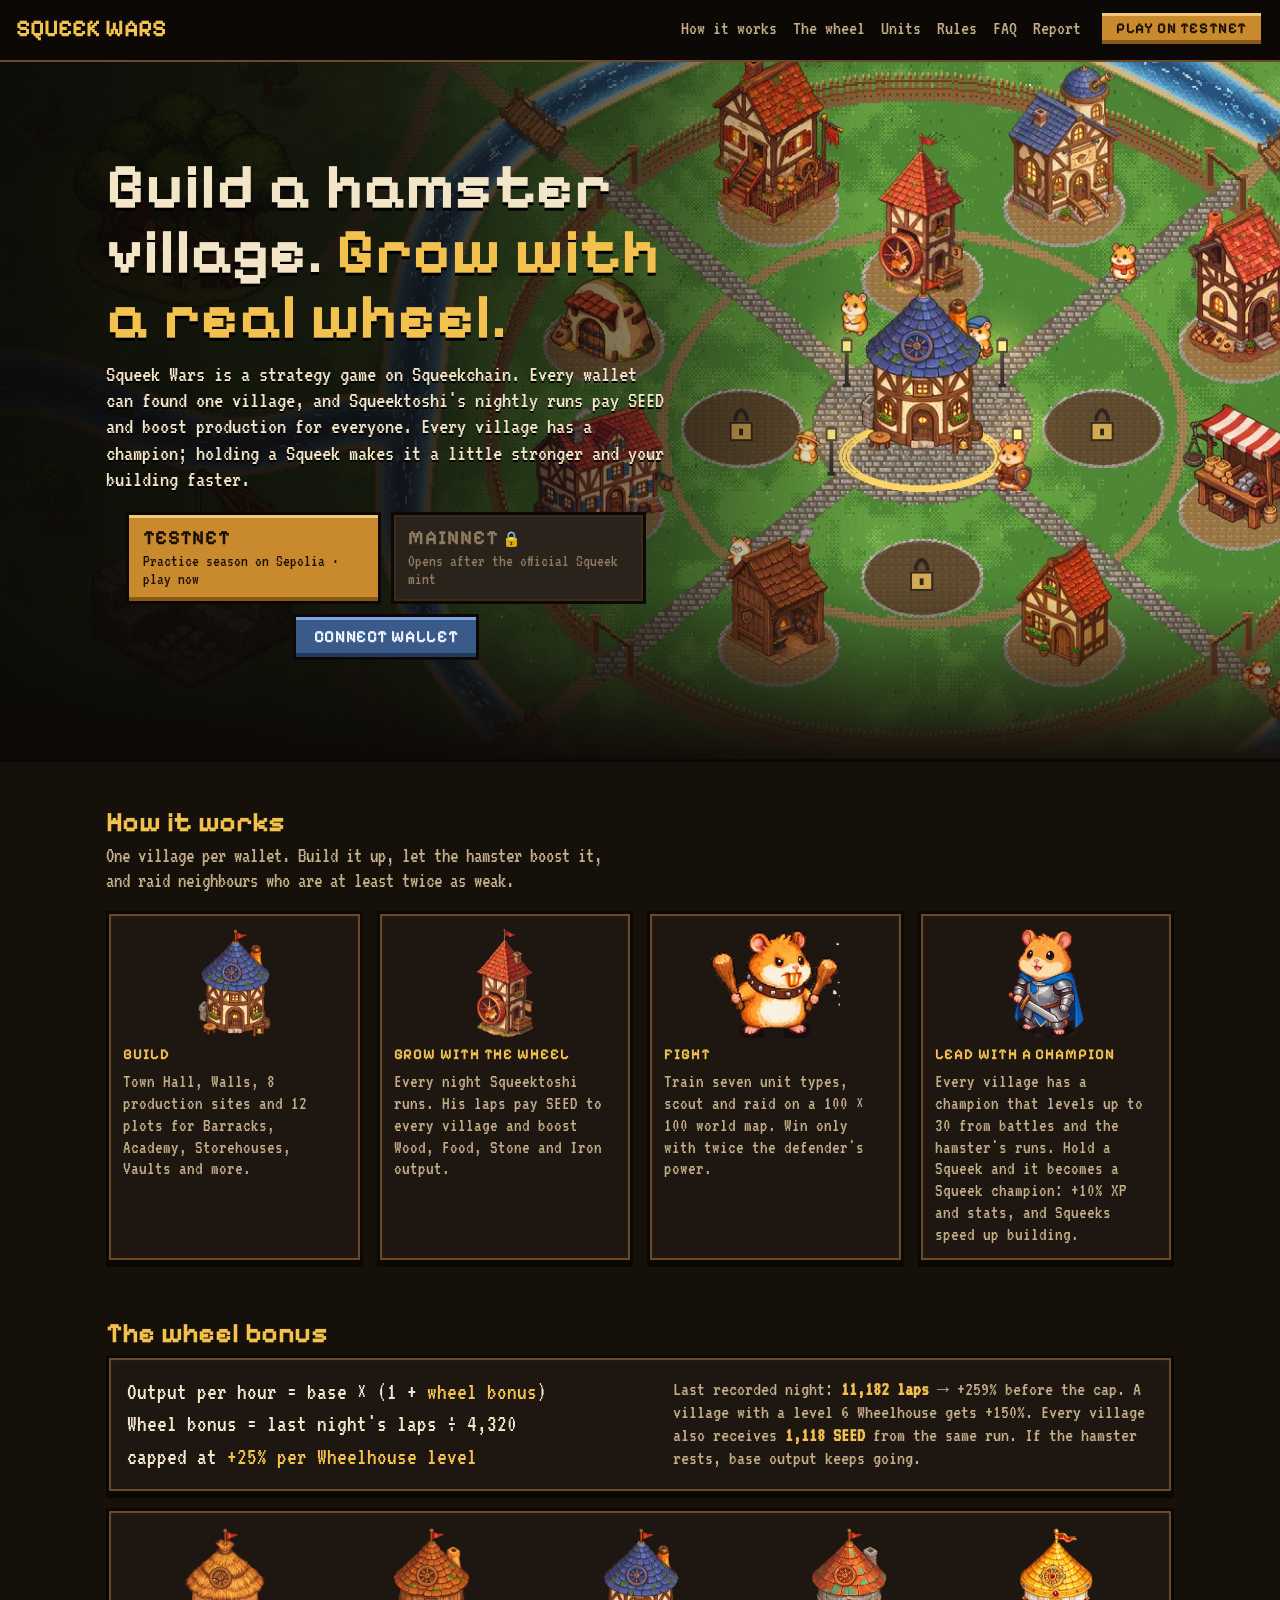
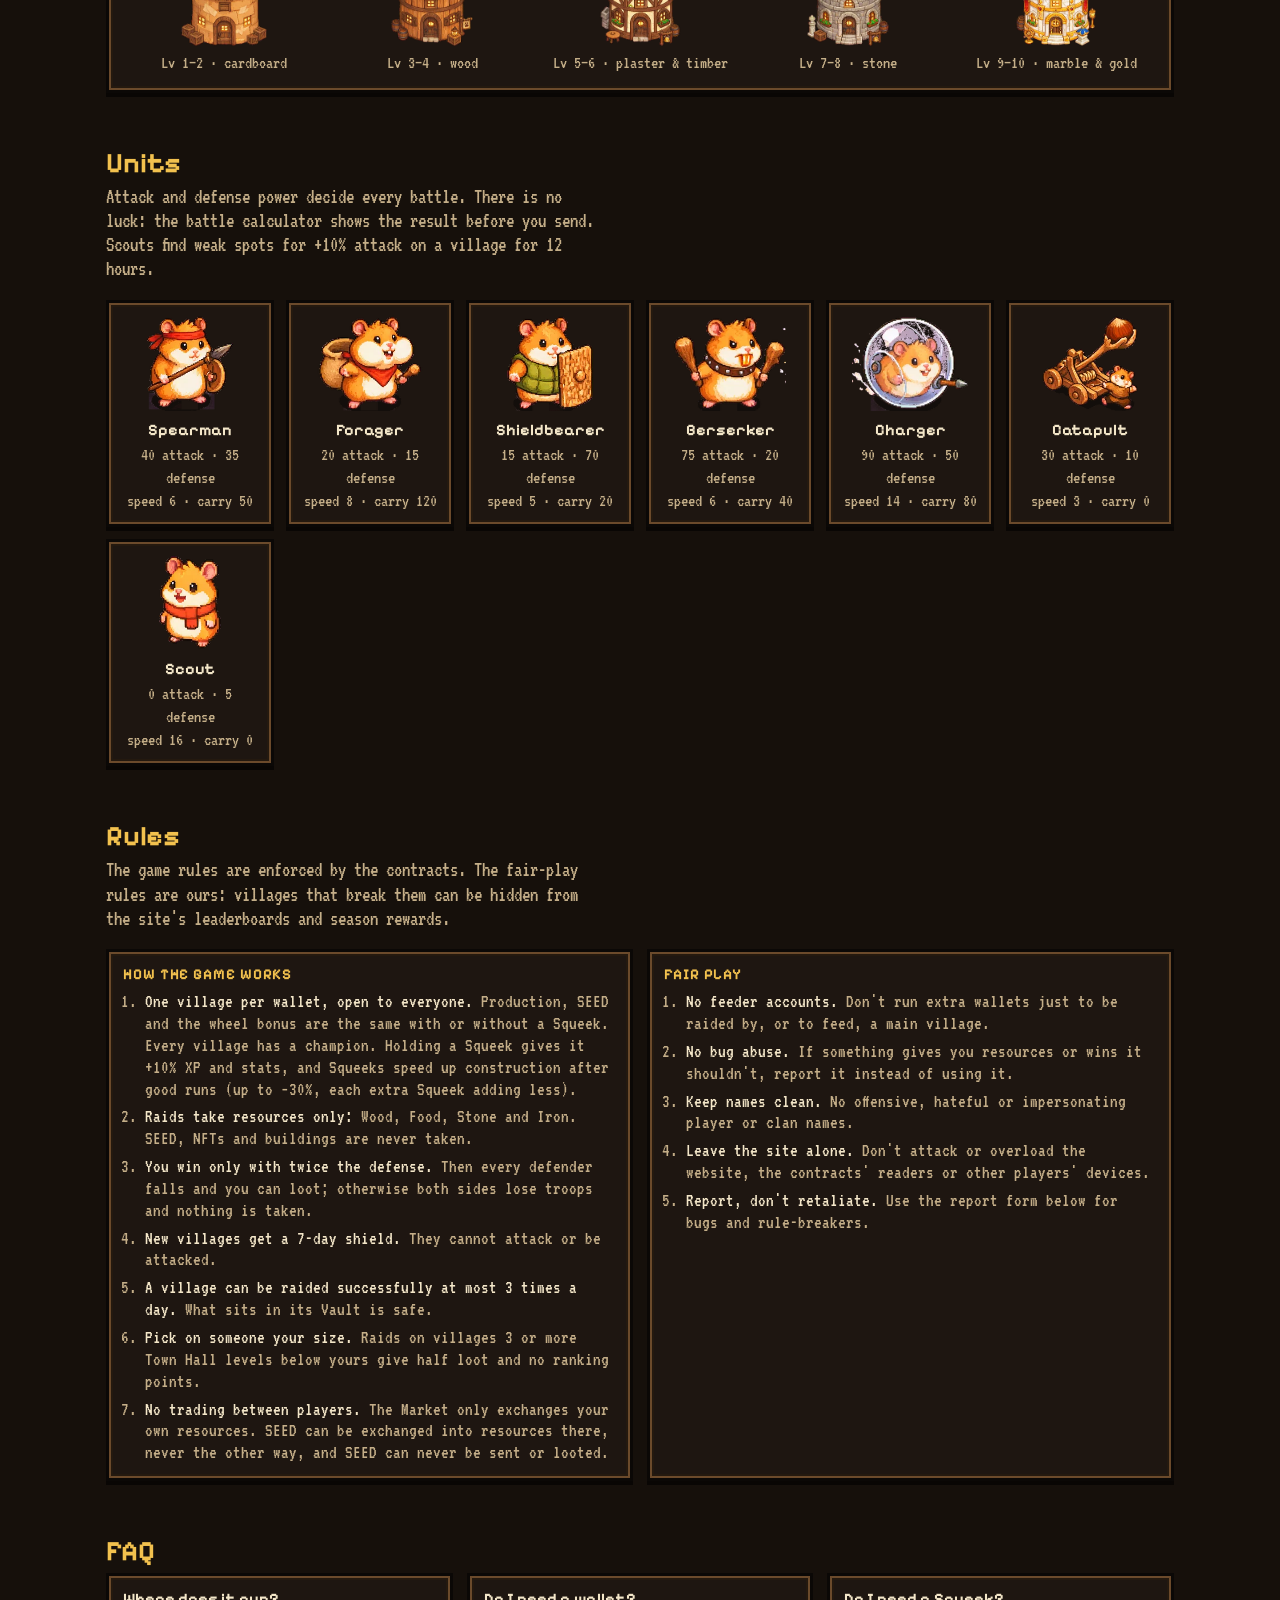
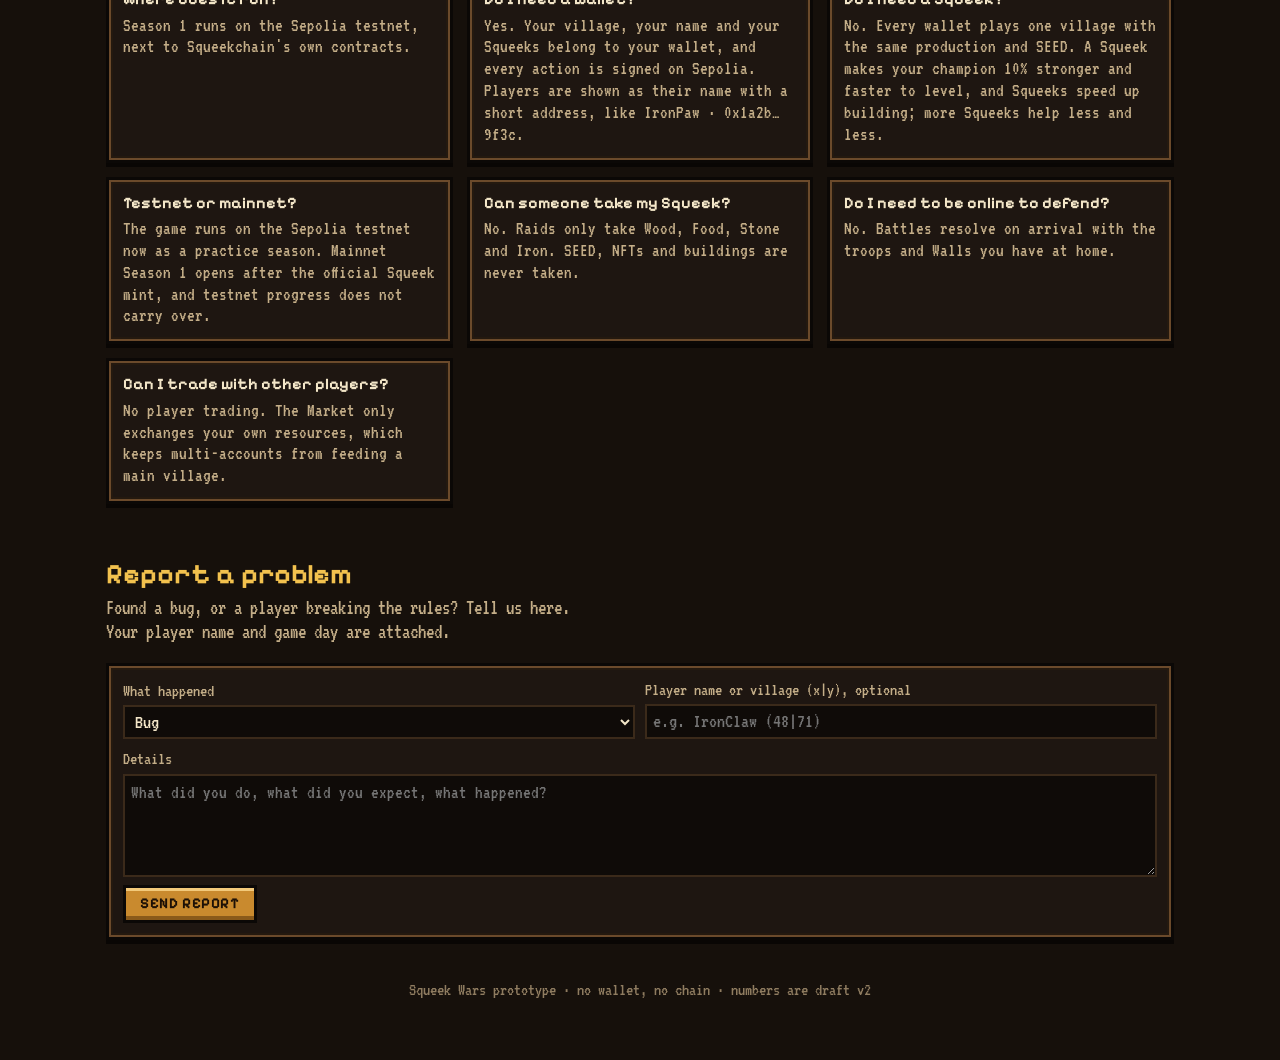
<file: prototype/index.html>
<!doctype html>
<html lang="en">
<head>
<meta charset="utf-8">
<meta name="viewport" content="width=device-width, initial-scale=1, viewport-fit=cover">
<style>:root{padding-top:env(safe-area-inset-top,0px);padding-bottom:env(safe-area-inset-bottom,0px)}body{margin:0}img{max-width:100%}[hidden]{display:none!important}</style>
</head>
<body>
<title>Squeek Wars</title>
<meta name="claude:viewport-fit-sides" content="cover">
<link rel="preconnect" href="https://fonts.googleapis.com">
<link rel="stylesheet" href="https://fonts.googleapis.com/css2?family=Pixelify+Sans:wght@400;500;600;700&family=VT323&display=swap">
<style>
/* Layout: a single dark "lantern-lit village" look. Game views are a full-bleed scene with floating wood panels;
   the site (home) is a scrolling page. Phones get a pannable scene and a bottom sheet for details. */
:root{
  --bg:#16100b; --bg2:#100b07; --panel:#1f1711f2; --panel-solid:#1f1711; --well:#0f0b08; --edge:#6b4a2b; --edge-in:#24190f; --line:#3b2a1a;
  --ink:#f3e6c8; --dim:#c4ae88; --mute:#8f7c60; --gold:#f2c14e; --gold-d:#c98a2e; --gold-dd:#8a5a1a; --green:#8fd16a; --red:#ff6a58; --blue:#6aa8ff;
  --f-display:"Pixelify Sans","Trebuchet MS",system-ui,sans-serif; --f-body:"VT323","Courier New",ui-monospace,monospace;
  color-scheme:dark;
}
[hidden]{display:none!important}
.how{margin:-4px 0 12px;color:var(--dim)}.how summary{cursor:pointer;color:var(--gold);width:max-content}.how ul{margin:6px 0 0;padding-left:20px}.how li{margin:2px 0}
html,body{height:100%}
body{background:var(--bg);color:var(--ink);font-family:var(--f-body);font-size:20px;line-height:1.15;overflow-x:hidden}
*{box-sizing:border-box}
button{font:inherit;color:inherit}
:focus-visible{outline:3px solid var(--gold);outline-offset:2px}
img.i{width:20px;height:20px;image-rendering:pixelated;vertical-align:-4px}
.px{background:var(--panel);border:3px solid var(--edge-dark,#0b0806);box-shadow:inset 0 0 0 2px var(--edge),inset 0 0 0 4px var(--edge-in),0 4px 0 #0009}
h1,h2,h3,.disp{font-family:var(--f-display);text-wrap:balance}
h3{font-size:15px;color:var(--gold);letter-spacing:.06em;text-transform:uppercase;margin:0 0 8px}
.btn{font-family:var(--f-display);font-weight:700;font-size:15px;letter-spacing:.04em;background:var(--gold-d);color:#1c1006;border:3px solid #0b0806;box-shadow:inset 0 -4px 0 var(--gold-dd),inset 0 3px 0 #f2c97a;padding:7px 14px;cursor:pointer;text-transform:uppercase}
.btn:hover{filter:brightness(1.08)} .btn:active{transform:translateY(1px)}
.btn[disabled]{background:#4a4036;color:#9a8c78;box-shadow:inset 0 -4px 0 #2e2721;cursor:not-allowed;filter:none}
.btn.alt{background:#3a5a8a;color:#eef4ff;box-shadow:inset 0 -4px 0 #233a5e,inset 0 3px 0 #7fa6e0}
.btn.ghost{background:var(--well);color:var(--dim);box-shadow:none;border-color:var(--line)}
.btn.sm{font-size:13px;padding:4px 9px}
.why{font-size:17px;color:var(--mute);margin-top:4px}
.ok{color:var(--green)} .bad{color:var(--red)} .gold{color:var(--gold)}
.muted{color:var(--dim)}
table.kv{width:100%;border-collapse:collapse;font-size:19px;font-variant-numeric:tabular-nums}
table.kv td{padding:3px 2px;border-bottom:1px dashed #4a3622;vertical-align:top}
table.kv td:not(:first-child){text-align:right;white-space:nowrap}
table.kv td.up{color:var(--green)}
.cost{display:grid;grid-template-columns:1fr 1fr;gap:3px 10px;font-size:20px;margin:6px 0 10px;font-variant-numeric:tabular-nums}
.cost .short{color:var(--red)}
.prog{height:8px;background:var(--line);border:1px solid #000;margin-top:5px}
.prog i{display:block;height:100%;background:linear-gradient(var(--gold),var(--gold-d))}
.list{display:flex;flex-direction:column;gap:6px}
.card{background:#0f0b08b0;border:2px solid var(--line);padding:8px}
.row{display:flex;gap:8px;align-items:center;justify-content:space-between}
.chip{background:#0f0b08cc;border:2px solid var(--line);padding:3px 9px;font-size:19px;white-space:nowrap}

/* ---------- game bar ---------- */
#bar{position:fixed;left:0;right:0;top:0;z-index:30;padding:8px max(12px,env(safe-area-inset-right,0px)) 6px max(12px,env(safe-area-inset-left,0px));padding-top:calc(8px + env(safe-area-inset-top,0px));display:flex;flex-wrap:wrap;row-gap:4px;gap:10px;align-items:center;background:linear-gradient(#0b0806,#0b0806e8);border-bottom:3px solid #0b0806;box-shadow:0 2px 0 var(--edge)}
#bar .logo{font-family:var(--f-display);font-weight:700;font-size:22px;color:var(--gold);text-shadow:0 2px 0 #000;white-space:nowrap;cursor:pointer}
#bar .logo small{display:block;font-size:11px;color:var(--dim);font-weight:400;letter-spacing:.04em}
.res{display:flex;gap:6px;min-width:0;flex:1;overflow-x:auto;scrollbar-width:none}
.res::-webkit-scrollbar{display:none}
.r{background:#0f0b08cc;border:2px solid var(--line);padding:2px 8px;min-width:128px;flex:none}
.r b{font-size:22px;font-weight:400;font-variant-numeric:tabular-nums} .r s{text-decoration:none;color:var(--mute);font-size:16px}
.r em{font-style:normal;font-size:16px;color:var(--green);display:block;margin-left:26px;margin-top:-2px}
.r em.low{color:var(--gold)} .r em.neg{color:var(--red)}
.r .bar{height:3px;background:var(--line);margin:2px 0 0 26px} .r .bar i{display:block;height:100%;background:var(--green)}
.r.full .bar i{background:var(--red)}
.r.soon{border-color:var(--gold-d)} .r.full{border-color:var(--red);animation:fullp 1.2s steps(2) infinite} .r.full em{color:var(--red)}
@keyframes fullp{50%{border-color:#5a2a20}}
.alert{flex-basis:100%;order:4;display:flex;align-items:center;justify-content:space-between;gap:6px 10px;flex-wrap:wrap;background:#3a0f0a;border:2px solid var(--red);padding:3px 8px;font-size:18px;line-height:1.15}
.alert b{font-weight:400;color:#ffd6cc} .alert .btn{text-decoration:none}
.r.seedr b{color:var(--gold)}
.res{order:1}
.wheel{flex-basis:100%;order:3;font-size:17px;color:var(--dim);white-space:nowrap;overflow:hidden;text-overflow:ellipsis;line-height:1.1}
.wheel b{font-weight:400}
.dot{width:9px;height:9px;background:var(--mute);display:inline-block}
.dot.run{background:var(--green);box-shadow:0 0 8px var(--green);animation:blink 1s steps(2) infinite}
@keyframes blink{50%{opacity:.35}}
#tabs .lg{display:inline}
#tabs{position:fixed;left:50%;transform:translateX(-50%);bottom:calc(10px + env(safe-area-inset-bottom,0px));z-index:30;display:flex;gap:5px;padding:7px;max-width:calc(100% - 24px);overflow-x:auto;scrollbar-width:none}
#tabs a{font-family:var(--f-display);white-space:nowrap;display:block;padding:9px 15px;font-size:15px;color:var(--dim);background:#0f0b08b0;border:2px solid var(--line);text-decoration:none}
#tabs a.on{color:#1c1006;background:var(--gold);border-color:#0b0806;box-shadow:inset 0 -3px 0 var(--gold-d)}
#tabs .badge{display:inline-block;min-width:18px;padding:0 4px;margin-left:5px;background:var(--red);color:#fff;font-family:var(--f-body);font-size:16px;line-height:18px;text-align:center}

/* ---------- game views ---------- */
.view{display:none}
.view.on{display:block}
.stage{position:fixed;left:0;right:0;top:var(--barh,78px);bottom:0;overflow:hidden;background:#2a4a22;touch-action:none;cursor:grab}
.stage.drag{cursor:grabbing}
.scene{position:absolute;left:0;top:0;width:1920px;height:1200px;transform-origin:0 0;background:url(assets/village_bg_w1.webp) 0 0/1920px 1200px no-repeat}
.scene .spr{position:absolute;transform:translateX(-50%);pointer-events:none;image-rendering:auto}
.scene .spr.build{opacity:.55;filter:saturate(.5)}
#sbase,#life,#splates{position:absolute;left:0;top:0;width:1920px;height:1200px}
#splates{pointer-events:none}
#splates .hit{pointer-events:auto}
#life{pointer-events:none}
.walker{position:absolute;left:0;top:0;width:32px;pointer-events:none}
.nightfx{position:absolute;inset:0;background:#0a1532;mix-blend-mode:multiply;opacity:calc(var(--night,0) * .66);z-index:1500;pointer-events:none}
.glow{position:absolute;transform:translate(-50%,-50%);border-radius:50%;background:radial-gradient(closest-side,#ffc46ecc,#ff9a3a55 45%,#ff9a3a00);mix-blend-mode:screen;opacity:calc(var(--night,0) * .9);z-index:1510;pointer-events:none}
.banner{position:absolute;width:4px;height:86px;background:#3a2414;transform:translate(-50%,-100%);pointer-events:none}
.banner::before{content:"";position:absolute;left:4px;top:8px;width:24px;height:32px;background:var(--c);clip-path:polygon(0 0,100% 0,100% 100%,50% 76%,0 100%);transform-origin:0 0;animation:wave 2.4s ease-in-out infinite}
.banner::after{content:"";position:absolute;left:-3px;top:-6px;width:10px;height:10px;background:#9a7a4a;border-radius:50%}
.banner.gold::after{background:var(--gold);box-shadow:0 0 8px var(--gold)}
@keyframes wave{50%{transform:skewY(5deg) scaleX(.9)}}
.smoke{position:absolute;width:0;height:0;z-index:1300;pointer-events:none}
.smoke i{position:absolute;left:-7px;top:-7px;width:14px;height:14px;border-radius:50%;background:#d9d4cb;opacity:0;animation:puff 3.6s linear infinite}
.smoke i:nth-child(2){animation-delay:1.2s} .smoke i:nth-child(3){animation-delay:2.4s}
@keyframes puff{0%{transform:translate(0,0) scale(.5);opacity:.55}100%{transform:translate(16px,-64px) scale(1.9);opacity:0}}
.wspin{position:absolute;z-index:1520;border-radius:50%;overflow:hidden;pointer-events:none;opacity:0;transition:opacity .6s}
.wspin i{position:absolute;left:50%;top:50%;border-radius:50%;transform:translate(-50%,-50%);background:repeating-conic-gradient(#0000 0deg 24deg,#1c0f0688 24deg 30deg)}
.scene.running .wspin{opacity:1;box-shadow:0 0 18px 5px #ffd27a99}
.scene.running .wspin i{animation:spin .5s linear infinite}
@keyframes spin{to{transform:translate(-50%,-50%) rotate(360deg)}}
.scaf{pointer-events:none}
.hit{position:absolute;z-index:1600;transform:translate(-50%,-50%);border-radius:50%;cursor:pointer;background:transparent;border:0}
.hit:hover,.hit.sel{background:radial-gradient(closest-side,#f2c14e30,#f2c14e10 70%,transparent);box-shadow:0 0 0 4px #f2c14e inset}
.hit.empty{background:radial-gradient(closest-side,#0000,#0000 55%,#f2c14e25)}
.hit.locked{cursor:pointer;background:#140f0b70}
.plate{position:absolute;z-index:1700;transform:translateX(-50%);font-family:var(--f-body);font-size:24px;line-height:24px;padding:0 7px;background:#1c1510ee;border:3px solid var(--edge);color:var(--ink);pointer-events:none;white-space:nowrap}
.plate.max{border-color:var(--gold);color:var(--gold)}
.plate.busy{border-color:var(--green)}
.plate.lockp{font-size:19px;line-height:17px;text-align:center;padding:3px 6px;color:var(--dim);background:#1c1510cc}
.zoom{position:fixed;right:max(12px,env(safe-area-inset-right,0px));bottom:calc(14px + env(safe-area-inset-bottom,0px));z-index:25;display:flex;flex-direction:column;gap:4px}
.zoom .btn{width:40px;height:38px;padding:0;font-size:22px;line-height:1;background:#0f0b08dd}
#village{position:relative}
#village.on{display:flow-root}
.nightb .row label{white-space:nowrap}
.right.closed{display:none}
.plusmark{position:absolute;z-index:1650;transform:translate(-50%,-50%);font-family:var(--f-display);font-size:44px;color:#f2c14e;text-shadow:0 3px 0 #000;pointer-events:none}
.lockmark{position:absolute;transform:translate(-50%,-50%);font-size:34px;pointer-events:none;filter:drop-shadow(0 2px 0 #000)}
.left,.right{position:fixed;top:calc(var(--barh,78px) + 12px);z-index:20;padding:12px 14px;max-height:calc(100% - var(--barh,78px) - 110px);overflow:auto}
.left{left:max(12px,env(safe-area-inset-left,0px));width:300px}
.right{right:max(12px,env(safe-area-inset-right,0px));width:340px}
.sheet-close{display:none}
.ph{display:flex;align-items:center;justify-content:space-between;gap:8px;margin-bottom:8px}
.ph h3{margin:0;min-width:0}
.pbtn{display:flex;gap:6px;flex:none}
.slot{background:#0f0b08aa;border:2px solid var(--line);padding:7px 8px}
.slot .t{display:flex;justify-content:space-between;gap:8px}
.slot .q{font-size:17px;color:var(--dim);margin-top:5px;border-top:1px dashed #4a3622;padding-top:4px}
.ov{font-size:18px}
.ov button{all:unset;cursor:pointer;display:flex;justify-content:space-between;width:100%;padding:2px 0;border-bottom:1px dashed #3a2a1a}
.ov button:hover{color:var(--gold)}
.ov button:focus-visible{outline:2px solid var(--gold)}
.thumbs{display:flex;align-items:flex-end;justify-content:center;gap:12px;background:#0f0b08aa;border:2px solid var(--line);padding:8px;min-height:110px}
.thumbs img{max-height:104px;max-width:120px}
.thumbs .arrow{font-family:var(--f-display);font-size:20px;color:var(--gold);padding-bottom:36px}
.opts{display:flex;flex-direction:column;gap:8px}
.opt{display:grid;grid-template-columns:64px 1fr;gap:8px;align-items:center;background:#0f0b08aa;border:2px solid var(--line);padding:6px}
.opt img{max-width:64px;max-height:64px;justify-self:center}
.opt .n{font-family:var(--f-display);font-size:15px;color:var(--ink)}
.opt .d{font-size:17px;color:var(--dim)}
.opt .c{font-size:17px;font-variant-numeric:tabular-nums}

#worldcv{position:absolute;inset:0;width:100%;height:100%;display:block}
.mm{display:block;margin:0 auto 6px;border:2px solid #0b0806;image-rendering:pixelated;cursor:pointer;width:180px;height:180px}
.unitsel{display:grid;grid-template-columns:40px 1fr 70px;gap:4px 8px;align-items:center;font-size:18px}
.unitsel img{width:36px}
.unitsel input{width:70px;background:var(--well);border:2px solid var(--line);color:var(--ink);font:inherit;padding:1px 4px;text-align:right}
.pred{background:#0f0b08aa;border:2px solid var(--line);padding:8px;margin:8px 0;font-size:18px}
.stickgo{position:sticky;bottom:-12px;background:var(--panel-solid);padding:6px 0 10px;margin-top:4px;z-index:2}
.vhead{display:grid;grid-template-columns:60px 1fr;gap:10px;align-items:center;margin-bottom:8px;font-size:18px}
.vhead img{width:60px}
.goto{grid-template-columns:1fr auto;margin-top:6px}
.wtip{position:fixed;z-index:70;pointer-events:none;background:#0f0b08f2;border:2px solid var(--edge);padding:4px 8px;font-size:17px;max-width:280px;line-height:1.15}
.quest{background:#0f0b08aa;border:2px solid var(--line);padding:7px 8px;font-size:18px}
.quest.done{border-color:var(--green)}
.quest b{font-family:var(--f-display);font-size:14px;font-weight:600}
.quest .row{margin-top:4px}
.x{all:unset;cursor:pointer;color:var(--red);font-size:15px;padding:0 4px;margin-left:2px}
.x:hover{color:#fff} .x:focus-visible{outline:2px solid var(--gold)}
.lnk{all:unset;cursor:pointer;color:var(--blue);text-decoration:underline}
.lnk:focus-visible{outline:2px solid var(--gold)}
.unitsel .pbtn input,.pbtn input,.numin,.utbl input{width:60px;background:var(--well);border:2px solid var(--line);color:var(--ink);font:inherit;padding:1px 4px}

/* ---------- content pages ---------- */
.page{padding:calc(var(--barh,78px) + 18px) max(16px,env(safe-area-inset-right,0px)) 110px max(16px,env(safe-area-inset-left,0px));max-width:1100px;margin:0 auto}
.page h2{font-size:26px;color:var(--gold);margin:0 0 4px}
.page .sub{color:var(--dim);margin:0 0 16px;max-width:65ch}
.grid2{display:grid;grid-template-columns:repeat(auto-fit,minmax(300px,1fr));gap:14px;align-items:start}
.grid2 .wide{grid-column:1/-1}
.box{padding:14px}
.tbl{width:100%;border-collapse:collapse;font-size:19px;font-variant-numeric:tabular-nums}
.tbl th{font-family:var(--f-display);font-size:13px;color:var(--dim);text-align:left;font-weight:500;letter-spacing:.04em;border-bottom:2px solid var(--edge);padding:5px 6px;text-transform:uppercase}
.tbl td{padding:5px 6px;border-bottom:1px dashed #3a2a1a;vertical-align:middle}
.tbl td.r{text-align:right}
.tblwrap{overflow-x:auto}
.tier{margin-bottom:12px}
.tier h4{font-family:var(--f-display);font-size:14px;color:var(--dim);margin:0 0 6px;letter-spacing:.05em}
.rsrch{display:grid;grid-template-columns:repeat(auto-fill,minmax(230px,1fr));gap:8px}
.rs{padding:9px;background:#0f0b08b0;border:2px solid var(--line)}
.rs.done{border-color:#4f7a3a}
.rs.cur{border-color:var(--gold)}
.rs.lock{opacity:.55}
.rs b{font-family:var(--f-display);font-size:15px;font-weight:600}
.champ{display:grid;grid-template-columns:160px 1fr;gap:16px;align-items:center}
.champ img{width:160px}
.num{font-family:var(--f-body);font-size:22px;letter-spacing:0}
.netpick{display:grid;grid-template-columns:1fr 1fr;gap:10px;max-width:520px;width:100%}
.net{font:inherit;text-align:left;padding:12px 14px;border:3px solid #0b0806;cursor:pointer;display:flex;flex-direction:column;gap:2px}
.net b{font-family:var(--f-display);font-size:20px;letter-spacing:.04em;text-transform:uppercase}
.net span{font-size:17px;line-height:1.1}
.net.on{background:var(--gold-d);color:#1c1006;box-shadow:inset 0 -4px 0 var(--gold-dd),inset 0 3px 0 #f2c97a}
.net.on:hover{filter:brightness(1.08)}
.net.off{background:#2a231c;color:#8f7c60;cursor:not-allowed;box-shadow:inset 0 0 0 2px #3b2a1a}
.net.off b::after{content:" 🔒";font-size:15px}
.hero .cta{flex-direction:column;align-items:flex-start}
.netb{max-width:560px}
.netbadge{font-family:var(--f-display);font-size:12px;letter-spacing:.08em;color:#1c1006;background:#8fd16a;border:2px solid #0b0806;padding:2px 6px;align-self:center;flex:none}
.sqtag{display:inline-block;font-size:16px;color:#1c1006;background:linear-gradient(#ffe08a,#f2c14e);border:2px solid #0b0806;padding:0 6px;margin:2px 0 4px}
.addr{font-family:var(--f-body);color:var(--mute);font-size:.85em;letter-spacing:0;white-space:nowrap}
.addr.big{font-size:16px;margin:-6px 0 6px}
.sqk img{width:34px;vertical-align:middle;margin-right:6px}
.pts{display:grid;grid-template-columns:1fr auto auto;gap:6px 10px;align-items:center}
.report{padding:10px;margin-bottom:10px}
.report .h{display:flex;justify-content:space-between;gap:10px;font-family:var(--f-display);font-size:15px}
.report .h .w{color:var(--green)} .report .h .l{color:var(--red)}
.report p{margin:4px 0 0;color:var(--dim);font-size:18px}
.mkt{display:grid;grid-template-columns:repeat(auto-fit,minmax(150px,1fr));gap:10px;align-items:end}
.mkt label{display:flex;flex-direction:column;gap:4px;font-size:18px;color:var(--dim)}
.mkt select,.mkt input{background:var(--well);border:2px solid var(--line);color:var(--ink);font:inherit;font-size:20px;padding:4px 6px}

/* ---------- toasts & test controls ---------- */
#toasts{position:fixed;left:50%;transform:translateX(-50%);bottom:calc(84px + env(safe-area-inset-bottom,0px));z-index:60;display:flex;flex-direction:column;gap:6px;align-items:center;pointer-events:none;width:min(520px,calc(100% - 32px))}
.toast{background:#0f0b08e0;border:2px solid var(--gold);padding:3px 10px;font-size:17px;box-shadow:0 3px 0 #000;animation:tin .25s ease-out}
.toast.bad{border-color:var(--red)} .toast.ok{border-color:var(--green)}
@keyframes tin{from{transform:translateY(-6px);opacity:0}}
#testbtn{order:2;flex:none;align-self:flex-start}
#testpanel{position:fixed;top:calc(var(--barh,78px) + 8px);right:max(12px,env(safe-area-inset-right,0px));z-index:41;width:330px;padding:12px 14px;max-height:calc(100% - var(--barh,78px) - 24px);overflow:auto}
#testpanel .speeds{display:flex;gap:6px;flex-wrap:wrap;margin-bottom:8px}
#testpanel .speeds .btn.on{background:var(--gold)}

/* ---------- site (home) ---------- */
#home{background:var(--bg)}
.site-h{position:sticky;top:env(safe-area-inset-top,0px);z-index:25;display:flex;align-items:center;gap:18px;padding:10px max(16px,env(safe-area-inset-right,0px)) 10px max(16px,env(safe-area-inset-left,0px));background:#0b0806f0;border-bottom:3px solid #0b0806;box-shadow:0 2px 0 var(--edge)}
.site-h .logo{font-family:var(--f-display);font-weight:700;font-size:24px;color:var(--gold);text-shadow:0 2px 0 #000;white-space:nowrap}
.site-h nav{display:flex;gap:16px;margin-left:auto;flex-wrap:wrap}
.site-h nav a{color:var(--dim);text-decoration:none;font-size:20px}
.site-h nav a:hover{color:var(--gold)}
.hero{position:relative;min-height:min(78vh,720px);display:flex;align-items:center;background:#2a4a22 url(assets/hero.webp) 0% 46%/max(144%,1100px) auto no-repeat;border-bottom:3px solid #0b0806}
.hero::after{content:"";position:absolute;inset:0;background:linear-gradient(90deg,#0b0806f5 0%,#0b0806dd 30%,#0b080670 52%,#0b080600 68%),linear-gradient(180deg,#0b080600 75%,#16100b)}
.hero .in{position:relative;z-index:1;padding:28px max(16px,env(safe-area-inset-right,0px)) 34px max(16px,env(safe-area-inset-left,0px));max-width:1100px;margin:0 auto;width:100%}
.hero .in > *{max-width:560px}
.hero h1{font-size:clamp(34px,6vw,64px);line-height:1.02;margin:0 0 12px;color:var(--ink);text-shadow:0 3px 0 #000;max-width:16ch}
.hero h1 span{color:var(--gold)}
.hero p{font-size:23px;max-width:56ch;color:var(--ink);margin:0 0 18px;text-shadow:0 2px 0 #000}
.hero .cta{display:flex;gap:10px;flex-wrap:wrap;align-items:center}
.hero .cta .btn{font-size:17px;padding:10px 18px}
.wnote{font-size:18px;color:var(--dim);margin-top:10px;max-width:56ch}
.sec{scroll-margin-top:70px;padding:44px max(16px,env(safe-area-inset-right,0px)) 10px max(16px,env(safe-area-inset-left,0px));max-width:1100px;margin:0 auto}
.sec h2{font-size:28px;color:var(--gold);margin:0 0 6px}
.sec .lead{color:var(--dim);max-width:62ch;margin:0 0 18px;font-size:21px}
.steps{display:grid;grid-template-columns:repeat(auto-fit,minmax(230px,1fr));gap:14px}
.step{padding:14px;display:flex;flex-direction:column;gap:8px}
.step img{height:110px;object-fit:contain;align-self:center}
.step h3{margin:0}
.step p{margin:0;color:var(--dim);font-size:19px}
.wheelbox{display:grid;grid-template-columns:minmax(0,1.1fr) minmax(0,1fr);gap:18px;padding:18px;align-items:center}
.formula{font-size:24px;line-height:1.35}
.formula b{color:var(--gold);font-weight:400}
.looks{display:flex;gap:10px;align-items:flex-end;flex-wrap:wrap;justify-content:space-between;padding:16px}
.looks figure{margin:0;display:flex;flex-direction:column;align-items:center;gap:6px;flex:1;min-width:110px}
.looks img{height:120px;object-fit:contain}
.looks figcaption{font-size:18px;color:var(--dim);text-align:center}
.units{display:grid;grid-template-columns:repeat(auto-fit,minmax(160px,1fr));gap:12px}
.unit{padding:12px;text-align:center}
.unit img{height:96px;object-fit:contain}
.unit b{display:block;font-family:var(--f-display);font-size:16px;margin:4px 0}
.unit span{font-size:18px;color:var(--dim)}
.faq{display:grid;grid-template-columns:repeat(auto-fit,minmax(300px,1fr));gap:14px}
.faq div{padding:14px}
.faq b{font-family:var(--f-display);font-size:16px;display:block;margin-bottom:6px;color:var(--ink)}
.faq p{margin:0;color:var(--dim);font-size:19px}
.foot{padding:30px 16px 60px;text-align:center;color:var(--mute);font-size:18px}

/* ---------- phones ---------- */
@media (max-width: 900px){
  body{font-size:19px}
  #bar{flex-wrap:wrap;row-gap:6px}
  #bar .logo{font-size:18px}
  #bar .logo small{display:none}
  .res{order:3;flex-basis:100%;display:grid;grid-template-columns:repeat(3,minmax(0,1fr));gap:4px;overflow:visible}
  #testbtn{order:1;margin-left:auto}
  .wheel{font-size:16px;white-space:normal;order:4}
  .alert{order:5;font-size:17px}
  .r{min-width:0;padding:1px 5px}
  .r s{display:none}
  .r b{font-size:19px}
  .r em{font-size:14px;margin-left:24px;white-space:nowrap;overflow:hidden;text-overflow:ellipsis}
  .r .bar{margin-left:24px}
  #tabs{left:6px;right:6px;transform:none;max-width:none;display:grid;grid-template-columns:repeat(5,minmax(0,1fr));gap:4px;padding:5px;bottom:calc(6px + env(safe-area-inset-bottom,0px))}
  #tabs a{padding:8px 1px;font-size:12px;text-align:center;letter-spacing:0}
  #tabs .lg{display:none}
  #tabs .badge{font-size:14px;min-width:14px;margin-left:2px}
  .page{padding-bottom:140px}
  #toasts{bottom:calc(104px + env(safe-area-inset-bottom,0px))}
  .zoom{position:absolute;top:calc(var(--barh,78px) + 8px);bottom:auto;right:8px;flex-direction:row}
  .wtip{display:none}
  .left{position:static;width:auto;max-height:none;margin:0}
  .village-below,.world-below{padding:12px max(16px,env(safe-area-inset-right,0px)) 140px max(16px,env(safe-area-inset-left,0px));display:flex;flex-direction:column;gap:12px}
  .stage{position:relative;top:auto;height:58vh;margin-top:var(--barh,78px)}
  .right{position:fixed;left:0;right:0;top:auto;bottom:0;width:auto;max-height:66vh;border-bottom:0;padding:14px max(16px,env(safe-area-inset-right,0px)) calc(16px + env(safe-area-inset-bottom,0px)) max(16px,env(safe-area-inset-left,0px));z-index:45;box-shadow:0 -4px 0 #0009,inset 0 0 0 2px var(--edge)}
  .right.closed{display:none}
  .sheet-close{display:inline-block}
  .wheelbox{grid-template-columns:1fr}
  .champ{grid-template-columns:1fr;justify-items:center}
  .site-h nav{display:none}
  .hero{min-height:0;align-items:flex-end;padding-top:78vw;background-position:50% 0;background-size:180% auto}
  .hero::after{background:linear-gradient(180deg,#0b080600 0%,#0b080600 34%,#0b0806ee 56%,#16100b 100%)}
  #testpanel{width:auto;left:max(12px,env(safe-area-inset-left,0px));right:max(12px,env(safe-area-inset-right,0px))}
}
/* ---------- modal, forms, report tables ---------- */
.modal{position:fixed;inset:0;z-index:80;display:flex;align-items:center;justify-content:center;background:#000b;padding:16px}
.modal .box{max-width:440px;width:100%}
.modal input{width:100%;background:var(--well);border:2px solid var(--line);color:var(--ink);font:inherit;font-size:22px;padding:6px 8px;margin:6px 0 10px}
.plusmark.tgt{color:#8fd16a;animation:blink 1s steps(2) infinite}
.rpt{display:flex;flex-direction:column;gap:4px;font-size:18px;color:var(--dim);margin-top:10px}
.rpt textarea{background:var(--well);border:2px solid var(--line);color:var(--ink);font:inherit;font-size:19px;padding:6px;resize:vertical;width:100%}
.mkt input{min-width:0}
.filters{display:flex;gap:6px;flex-wrap:wrap;margin:0 0 12px}
.rank tr.me td{background:#3a2a10;color:var(--gold)}
.titles{display:grid;grid-template-columns:repeat(auto-fit,minmax(170px,1fr));gap:10px;font-size:18px}
.swdot{display:inline-block;width:10px;height:10px;background:var(--c);margin-right:6px;border:1px solid #000}
.swatches{display:flex;gap:6px;margin-top:6px;flex-wrap:wrap}
.sw{width:28px;height:28px;background:var(--c);border:2px solid #0b0806;cursor:pointer;padding:0}
.sw.on{outline:3px solid var(--ink);cursor:default}
.opt.shop{grid-template-columns:1fr}
.utbl td.un{white-space:nowrap}
.utbl td.un img{width:30px;vertical-align:middle;margin-right:6px}
.utbl .pbtn{align-items:center}
.nightb{max-width:480px;text-align:center}
.wheelanim{position:relative;width:170px;height:170px;margin:8px auto 12px}
.wheelanim .wh{position:absolute;inset:0;border-radius:50%;border:10px solid #8a5a2b;box-shadow:0 0 0 3px #2a1a0e,inset 0 0 0 3px #2a1a0e,0 0 30px #f2c14e55;background:repeating-conic-gradient(#0000 0 40deg,#6b4a2b 40deg 44deg);animation:spin2 .8s linear infinite}
@keyframes spin2{to{transform:rotate(360deg)}}
.wheelanim img{position:absolute;left:50%;bottom:14px;width:72px;transform:translateX(-50%);animation:hop .28s ease-in-out infinite alternate}
@keyframes hop{to{transform:translateX(-50%) translateY(-7px)}}
.nstats{display:grid;grid-template-columns:repeat(3,1fr);gap:8px;margin-bottom:6px}
.nstats b{display:block;font-size:30px;font-weight:400;color:var(--gold);font-variant-numeric:tabular-nums}
.nstats span{font-size:16px;color:var(--dim)}
@media (max-width:600px){ .rpf{grid-template-columns:1fr} }
.rtbl{margin-top:8px}
.rtbl th:first-child{color:var(--gold)}
.rules{display:grid;grid-template-columns:repeat(auto-fit,minmax(300px,1fr));gap:14px}
.rules ol{margin:0;padding-left:22px;color:var(--dim);font-size:19px;display:flex;flex-direction:column;gap:6px}
.rules li b{color:var(--ink);font-weight:400}
@media (prefers-reduced-motion: reduce){ *{animation:none!important;transition:none!important} }
</style>

<div id="home" class="view">
  <header class="site-h">
    <div class="logo">SQUEEK WARS</div>
    <nav aria-label="Site"><a href="#how">How it works</a><a href="#wheel">The wheel</a><a href="#units">Units</a><a href="#rules">Rules</a><a href="#faq">FAQ</a><a href="#report">Report</a></nav>
    <a class="btn" href="#village" style="text-decoration:none">Play on testnet</a>
  </header>
  <section class="hero">
    <div class="in">
      <h1>Build a hamster village. <span>Grow with a real wheel.</span></h1>
      <p>Squeek Wars is a strategy game on Squeekchain. Every wallet can found one village, and Squeektoshi's nightly runs pay SEED and boost production for everyone. Every village has a champion; holding a Squeek makes it a little stronger and your building faster.</p>
      <div class="cta">
        <div class="netpick">
          <button class="net on" data-act="net-test" type="button"><b>Testnet</b><span>Practice season on Sepolia · play now</span></button>
          <button class="net off" type="button" disabled aria-disabled="true"><b>Mainnet</b><span>Opens after the official Squeek mint</span></button>
        </div>
        <button class="btn alt" id="connectBtn" type="button">Connect wallet</button>
      </div>
      <div class="wnote" id="walletNote" hidden>The live game reads your wallet and the Squeeks in it. This demo has no wallet or chain: you play a wallet holding three Squeeks, and time runs 60× faster.</div>
    </div>
  </section>
  <section class="sec" id="how">
    <h2>How it works</h2>
    <p class="lead">One village per wallet. Build it up, let the hamster boost it, and raid neighbours who are at least twice as weak.</p>
    <div class="steps">
      <div class="step px"><img src="assets/sprites/town_hall_3.webp" alt="Town Hall"><h3>Build</h3><p>Town Hall, Walls, 8 production sites and 12 plots for Barracks, Academy, Storehouses, Vaults and more.</p></div>
      <div class="step px"><img src="assets/sprites/wheelhouse_3.webp" alt="Wheelhouse"><h3>Grow with the wheel</h3><p>Every night Squeektoshi runs. His laps pay SEED to every village and boost Wood, Food, Stone and Iron output.</p></div>
      <div class="step px"><img src="assets/sprites/unit_berserker.webp" alt="Berserker"><h3>Fight</h3><p>Train seven unit types, scout and raid on a 100 × 100 world map. Win only with twice the defender's power.</p></div>
      <div class="step px"><img src="assets/sprites/champion_3.webp" alt="Champion"><h3>Lead with a champion</h3><p>Every village has a champion that levels up to 30 from battles and the hamster's runs. Hold a Squeek and it becomes a Squeek champion: +10% XP and stats, and Squeeks speed up building.</p></div>
    </div>
  </section>
  <section class="sec" id="wheel">
    <h2>The wheel bonus</h2>
    <div class="wheelbox px">
      <div class="formula">Output per hour = base × (1 + <b>wheel bonus</b>)<br>Wheel bonus = last night's laps ÷ 4,320<br>capped at <b>+25% per Wheelhouse level</b></div>
      <div class="muted" style="font-size:20px">Last recorded night: <b class="gold">11,182 laps</b> → +259% before the cap. A village with a level 6 Wheelhouse gets +150%. Every village also receives <b class="gold">1,118 SEED</b> from the same run. If the hamster rests, base output keeps going.</div>
    </div>
    <div class="looks px" style="margin-top:14px">
      <figure><img src="assets/sprites/town_hall_1.webp" alt="Town Hall, cardboard"><figcaption>Lv 1–2 · cardboard</figcaption></figure>
      <figure><img src="assets/sprites/town_hall_2.webp" alt="Town Hall, wood"><figcaption>Lv 3–4 · wood</figcaption></figure>
      <figure><img src="assets/sprites/town_hall_3.webp" alt="Town Hall, plaster"><figcaption>Lv 5–6 · plaster &amp; timber</figcaption></figure>
      <figure><img src="assets/sprites/town_hall_4.webp" alt="Town Hall, stone"><figcaption>Lv 7–8 · stone</figcaption></figure>
      <figure><img src="assets/sprites/town_hall_5.webp" alt="Town Hall, marble"><figcaption>Lv 9–10 · marble &amp; gold</figcaption></figure>
    </div>
  </section>
  <section class="sec" id="units">
    <h2>Units</h2>
    <p class="lead">Attack and defense power decide every battle. There is no luck: the battle calculator shows the result before you send. Scouts find weak spots for +10% attack on a village for 12 hours.</p>
    <div class="units" id="unitCards"></div>
  </section>
  <section class="sec" id="rules">
    <h2>Rules</h2>
    <p class="lead">The game rules are enforced by the contracts. The fair-play rules are ours: villages that break them can be hidden from the site's leaderboards and season rewards.</p>
    <div class="rules">
      <div class="px box"><h3>How the game works</h3><ol>
        <li><b>One village per wallet, open to everyone.</b> Production, SEED and the wheel bonus are the same with or without a Squeek. Every village has a champion. Holding a Squeek gives it +10% XP and stats, and Squeeks speed up construction after good runs (up to −30%, each extra Squeek adding less).</li>
        <li><b>Raids take resources only:</b> Wood, Food, Stone and Iron. SEED, NFTs and buildings are never taken.</li>
        <li><b>You win only with twice the defense.</b> Then every defender falls and you can loot; otherwise both sides lose troops and nothing is taken.</li>
        <li><b>New villages get a 7-day shield.</b> They cannot attack or be attacked.</li>
        <li><b>A village can be raided successfully at most 3 times a day.</b> What sits in its Vault is safe.</li>
        <li><b>Pick on someone your size.</b> Raids on villages 3 or more Town Hall levels below yours give half loot and no ranking points.</li>
        <li><b>No trading between players.</b> The Market only exchanges your own resources. SEED can be exchanged into resources there, never the other way, and SEED can never be sent or looted.</li>
      </ol></div>
      <div class="px box"><h3>Fair play</h3><ol>
        <li><b>No feeder accounts.</b> Don't run extra wallets just to be raided by, or to feed, a main village.</li>
        <li><b>No bug abuse.</b> If something gives you resources or wins it shouldn't, report it instead of using it.</li>
        <li><b>Keep names clean.</b> No offensive, hateful or impersonating player or clan names.</li>
        <li><b>Leave the site alone.</b> Don't attack or overload the website, the contracts' readers or other players' devices.</li>
        <li><b>Report, don't retaliate.</b> Use the report form below for bugs and rule-breakers.</li>
      </ol></div>
    </div>
  </section>
  <section class="sec" id="faq">
    <h2>FAQ</h2>
    <div class="faq">
      <div class="px"><b>Where does it run?</b><p>Season 1 runs on the Sepolia testnet, next to Squeekchain's own contracts.</p></div>
      <div class="px"><b>Do I need a wallet?</b><p>Yes. Your village, your name and your Squeeks belong to your wallet, and every action is signed on Sepolia. Players are shown as their name with a short address, like IronPaw · 0x1a2b…9f3c.</p></div>
      <div class="px"><b>Do I need a Squeek?</b><p>No. Every wallet plays one village with the same production and SEED. A Squeek makes your champion 10% stronger and faster to level, and Squeeks speed up building; more Squeeks help less and less.</p></div>
      <div class="px"><b>Testnet or mainnet?</b><p>The game runs on the Sepolia testnet now as a practice season. Mainnet Season 1 opens after the official Squeek mint, and testnet progress does not carry over.</p></div>
      <div class="px"><b>Can someone take my Squeek?</b><p>No. Raids only take Wood, Food, Stone and Iron. SEED, NFTs and buildings are never taken.</p></div>
      <div class="px"><b>Do I need to be online to defend?</b><p>No. Battles resolve on arrival with the troops and Walls you have at home.</p></div>
      <div class="px"><b>Can I trade with other players?</b><p>No player trading. The Market only exchanges your own resources, which keeps multi-accounts from feeding a main village.</p></div>
    </div>
  </section>
  <section class="sec" id="report">
    <h2>Report a problem</h2>
    <p class="lead">Found a bug, or a player breaking the rules? Tell us here. Your player name and game day are attached.</p>
    <div class="px box" id="reportForm"></div>
  </section>
  <div class="foot">Squeek Wars prototype · no wallet, no chain · numbers are draft v2</div>
</div>

<div id="game" hidden>
  <header id="bar">
    <div class="logo" id="logoHome" title="Back to the site">SQUEEK WARS<small>3 Squeeks</small></div>
    <span class="netbadge" title="Practice season on Sepolia. Mainnet opens after the official Squeek mint.">TESTNET</span>
    <div class="res" id="resbar"></div>
    <button class="btn ghost sm" id="testbtn" type="button" aria-label="Settings and test controls">⚙ Settings</button>
    <div class="wheel" id="wheelchip"></div>
    <div id="alert" class="alert" role="alert" hidden></div>
  </header>

  <div id="village" class="view">
    <div class="stage" id="vstage"><div class="scene" id="scene"><div id="sbase"></div><div id="life"></div><div id="splates"></div></div></div>
    <div class="zoom" id="zoombar"><button class="btn ghost" data-act="zin" type="button" aria-label="Zoom in">+</button><button class="btn ghost" data-act="zout" type="button" aria-label="Zoom out">−</button><button class="btn ghost" data-act="zfit" type="button" aria-label="Whole village or close up">⤢</button></div>
    <div class="village-below">
      <aside class="left px" id="vleft"></aside>
    </div>
    <aside class="right px" id="vright"></aside>
  </div>

  <div id="world" class="view">
    <div class="stage" id="wstage"><canvas id="worldcv"></canvas></div>
    <div class="world-below">
      <aside class="left px" id="wleft"></aside>
    </div>
    <aside class="right px" id="wright"></aside>
  </div>

  <div id="army" class="view page"></div>
  <div id="academy" class="view page"></div>
  <div id="market" class="view page"></div>
  <div id="clan" class="view page"></div>
  <div id="champion" class="view page"></div>
  <div id="ranking" class="view page"></div>
  <div id="reports" class="view page"></div>

  <nav id="tabs" class="px" aria-label="Game">
    <a href="#village" data-v="village">Village</a><a href="#world" data-v="world"><span class="lg">World </span>Map</a><a href="#army" data-v="army">Army</a><a href="#academy" data-v="academy">Academy</a><a href="#market" data-v="market">Market</a><a href="#clan" data-v="clan">Clan</a><a href="#champion" data-v="champion">Champion</a><a href="#ranking" data-v="ranking">Ranking</a><a href="#reports" data-v="reports">Reports</a>
  </nav>
  <div id="wtip" class="wtip" hidden></div>
  <div id="testpanel" class="px" hidden></div>
  <div id="namebox" class="modal" hidden><div class="px box">
    <h3>Choose your player name</h3>
    <p class="muted">Your name is linked to your wallet <span class="addr" id="nm-wallet"></span> and cannot be changed later. Other players see both on the World Map, in reports, rankings and clans. Skip it and we pick one for you.</p>
    <label for="nm-in" class="muted">Player name (3–16 letters, digits or _)</label>
    <input id="nm-in" maxlength="16" autocomplete="off">
    <div class="row" style="justify-content:flex-start"><button class="btn" data-act="nm-ok" type="button">Start playing</button><button class="btn ghost" data-act="nm-rand" type="button">Pick one for me</button></div>
    <p class="why" id="nm-why"></p>
  </div></div>
  <div id="walletbox" class="modal" hidden><div class="px box">
    <h3>Connect your wallet</h3>
    <p class="muted">Squeek Wars needs a wallet: your village, your player name and your Squeeks belong to it. Other players see your name with your address, like <span class="addr">0x1a2b…9f3c</span>.</p>
    <div class="row" style="justify-content:flex-start;flex-wrap:wrap"><button class="btn" data-act="wb-connect" type="button">Connect wallet</button><button class="btn ghost" data-act="wb-demo" type="button">Use a demo wallet</button></div>
    <p class="why" id="wb-msg"></p>
    <p class="muted" style="font-size:16px">Prototype: nothing is signed or sent. In the live game your wallet signs every action on Sepolia.</p>
  </div></div>
  <div id="netbox" class="modal" hidden><div class="px box netb">
    <h3>Where do you want to play?</h3>
    <div class="netpick">
          <button class="net on" data-act="net-test" type="button"><b>Testnet</b><span>Practice season on Sepolia · play now</span></button>
          <button class="net off" type="button" disabled aria-disabled="true"><b>Mainnet</b><span>Opens after the official Squeek mint</span></button>
        </div>
    <p class="muted" style="font-size:17px;margin:10px 0 0">Testnet progress does not carry over to mainnet.</p>
  </div></div>
  <div id="nightbox" class="modal" hidden><div class="px box nightb">
    <h3>Squeektoshi's night run</h3>
    <div class="wheelanim" aria-hidden="true"><div class="wh"></div><img src="assets/sprites/villager_plain.webp" alt=""></div>
    <div class="nstats"><div><b id="nb-laps">0</b><span>laps</span></div><div><b id="nb-seed">+0</b><span>SEED for every village</span></div><div><b id="nb-bonus">+0%</b><span>wheel bonus</span></div></div>
    <p class="muted" id="nb-cap"></p>
    <div class="row"><label class="muted" style="display:flex;gap:6px;align-items:center"><input type="checkbox" id="nb-again" checked> Show this every night</label><button class="btn" data-act="nb-close" type="button">Continue</button></div>
  </div></div>
  <div id="tabbox" class="modal" hidden><div class="px box">
    <h3>Open in another tab</h3>
    <p class="muted">Your village is being played in another browser tab, so this tab paused to keep your save safe.</p>
    <div class="row" style="justify-content:flex-start"><button class="btn" data-act="tab-here" type="button">Play here instead</button></div>
  </div></div>
</div>
<div id="toasts" aria-live="polite"></div>
<script src="app.js"></script>
</body>
</html>
</file>
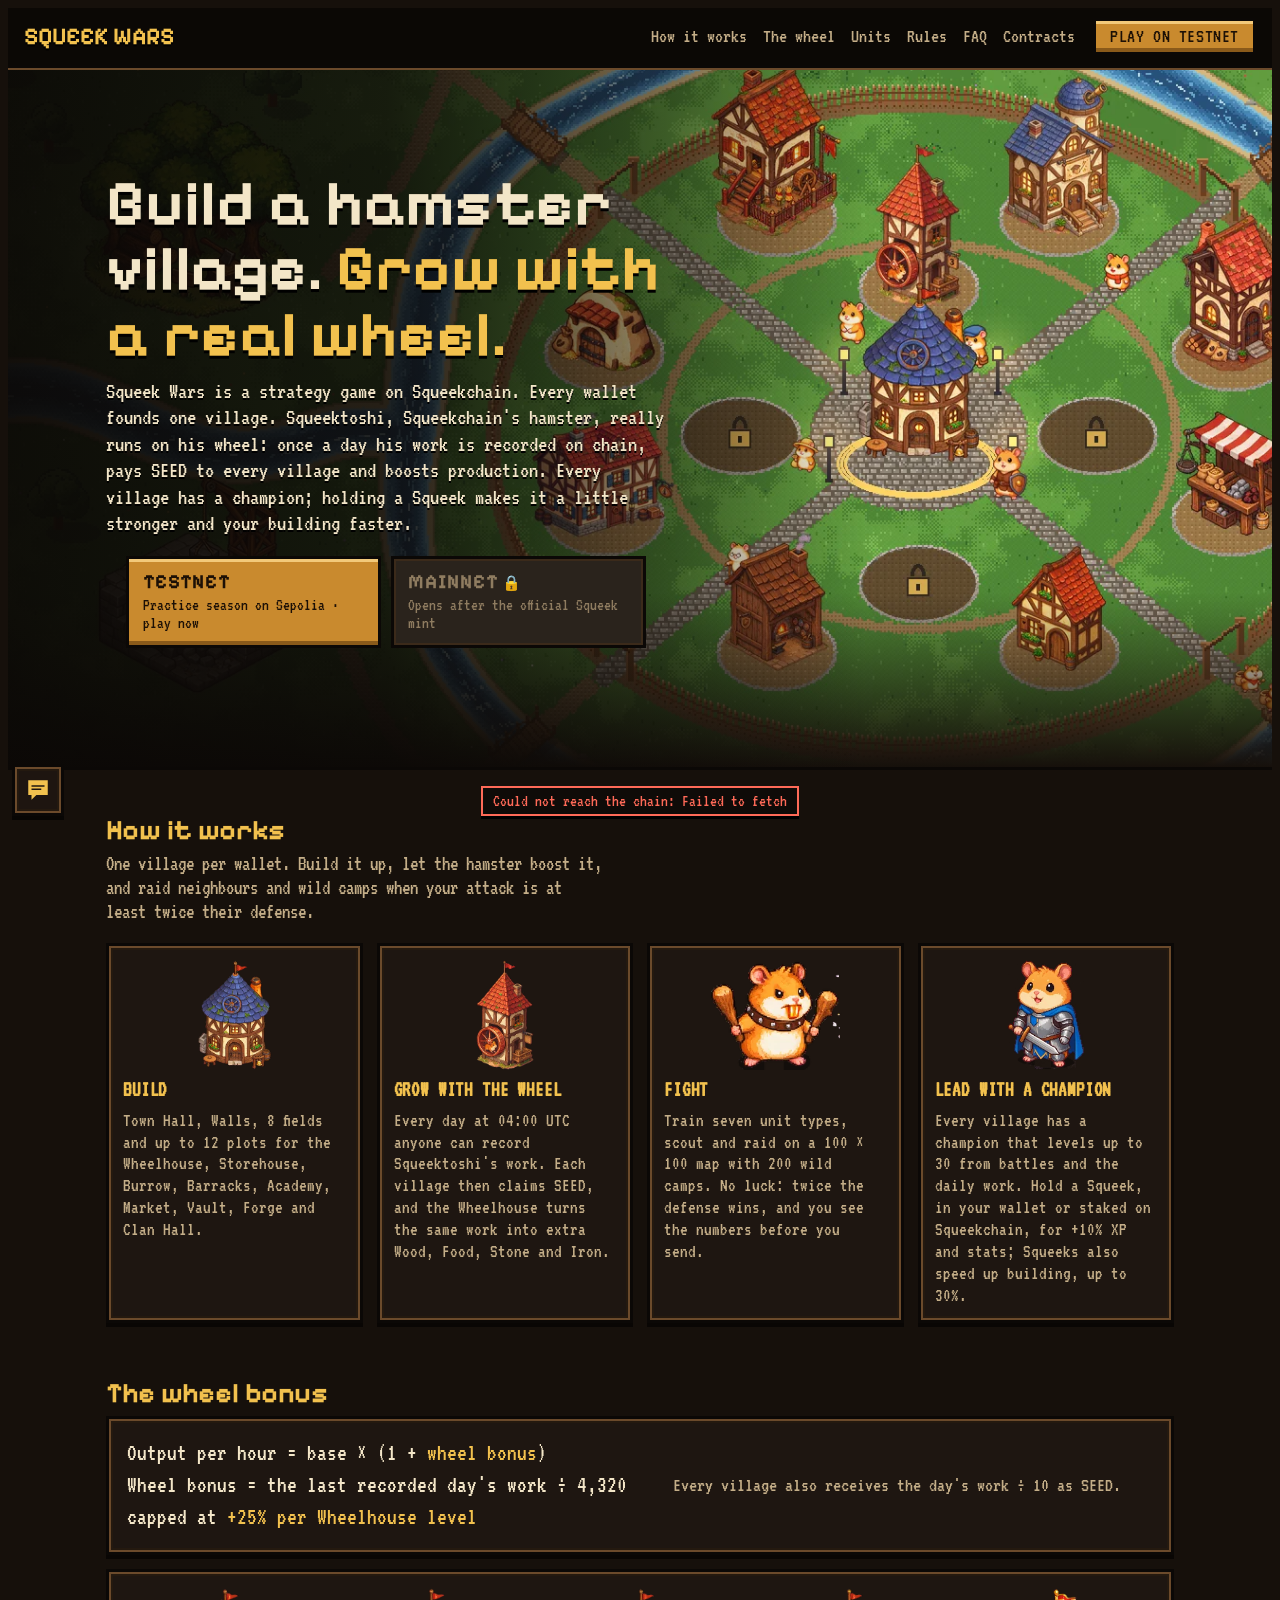
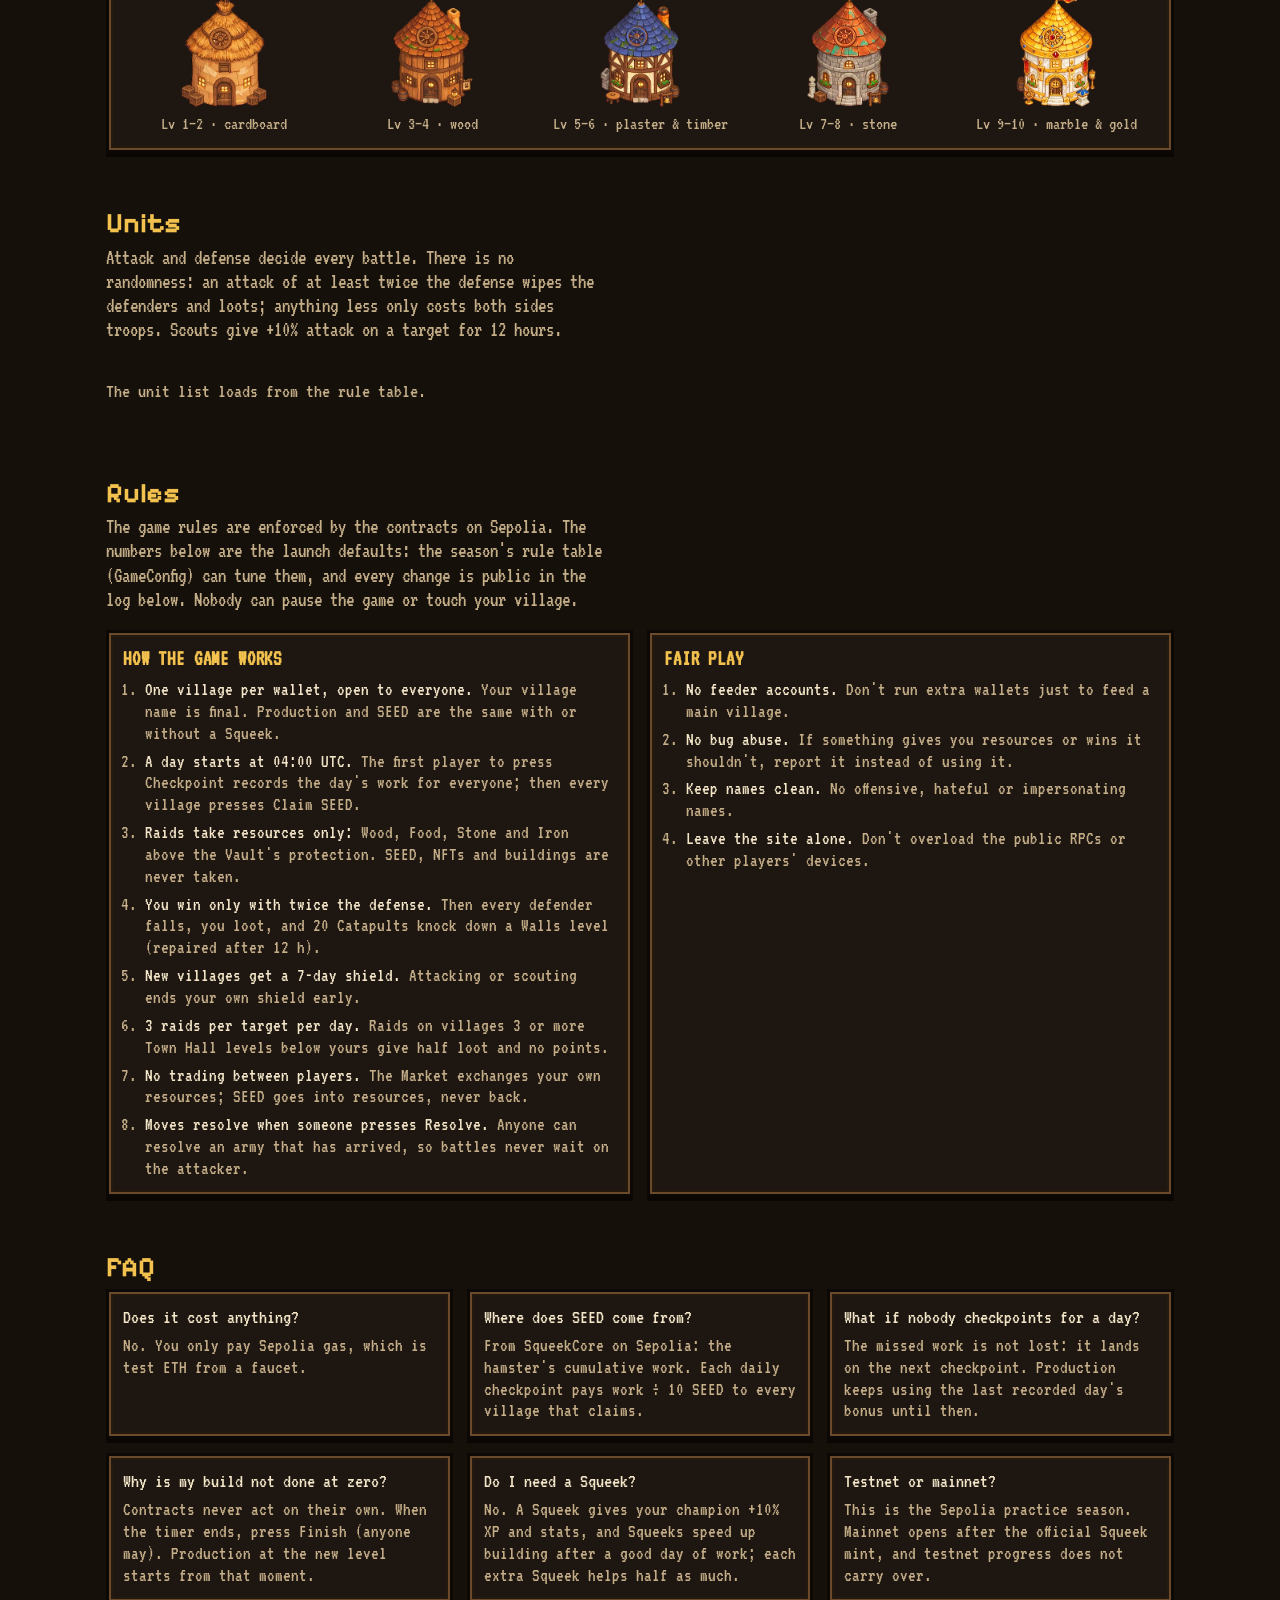
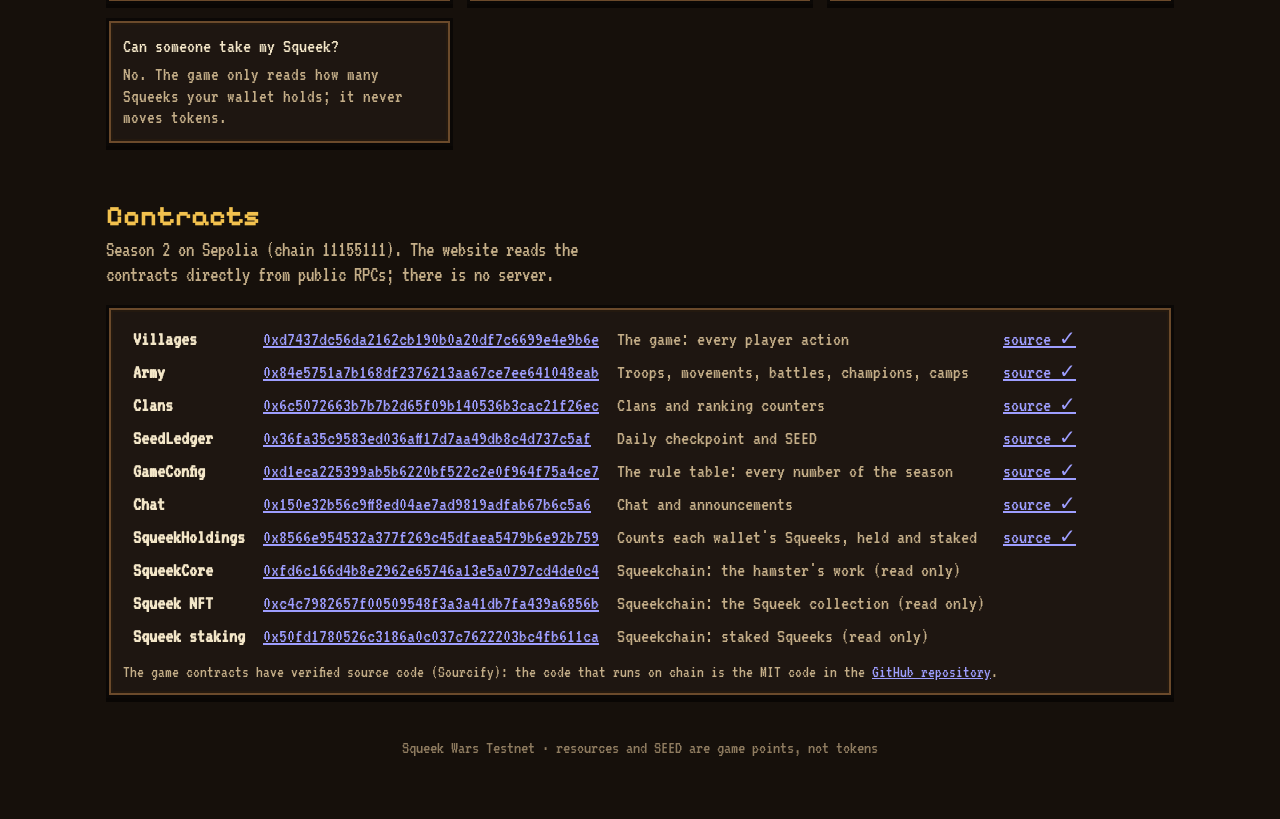
<file: site/index.html>
<!doctype html>
<html lang="en">
<head>
<meta charset="utf-8">
<meta name="viewport" content="width=device-width, initial-scale=1, viewport-fit=cover">
<title>Squeek Wars · Testnet</title>
<meta name="description" content="Squeek Wars: a hamster village strategy game on Sepolia. SEED comes from the real work of Squeekchain's hamster.">
<meta name="theme-color" content="#16100b">
<meta name="squeekchain-project" content="98396650-2a5e-43b6-931e-a7ae0b97affb">
<meta property="og:title" content="Squeek Wars">
<meta property="og:description" content="Hamster village strategy on Sepolia, powered by Squeektoshi's daily work.">
<meta property="og:image" content="https://squeekwars.online/press/og.jpg">
<meta property="og:url" content="https://squeekwars.online/">
<meta name="twitter:card" content="summary_large_image">
<link rel="icon" type="image/png" sizes="32x32" href="assets/favicon-32.png">
<link rel="icon" type="image/png" sizes="64x64" href="assets/favicon-64.png">
<link rel="apple-touch-icon" href="assets/apple-touch-icon.png">
<link rel="preconnect" href="https://fonts.googleapis.com">
<link rel="stylesheet" href="https://fonts.googleapis.com/css2?family=Pixelify+Sans:wght@400;500;600;700&family=VT323&display=swap">
<link rel="stylesheet" href="style.css?v=202611061021">
</head>
<body>

<div id="home" class="view">
  <header class="site-h">
    <a class="logo" id="siteLogo" href="#" title="Back to the top">SQUEEK WARS</a>
    <nav aria-label="Site"><a href="#how">How it works</a><a href="#wheel">The wheel</a><a href="#units">Units</a><a href="#rules">Rules</a><a href="#faq">FAQ</a><a href="#contracts">Contracts</a></nav>
    <a class="btn" href="#village" style="text-decoration:none">Play on testnet</a>
  </header>
  <section class="hero">
    <div class="in">
      <h1>Build a hamster village. <span>Grow with a real wheel.</span></h1>
      <p>Squeek Wars is a strategy game on Squeekchain. Every wallet founds one village. Squeektoshi, Squeekchain's hamster, really runs on his wheel: once a day his work is recorded on chain, pays SEED to every village and boosts production. Every village has a champion; holding a Squeek makes it a little stronger and your building faster.</p>
      <div class="cta">
        <div class="netpick">
          <button class="net on" data-act="net-test" type="button"><b>Testnet</b><span>Practice season on Sepolia · play now</span></button>
          <button class="net off" type="button" disabled aria-disabled="true"><b>Mainnet</b><span>Opens after the official Squeek mint</span></button>
        </div>
      </div>
      <div class="wnote" id="liveNote"></div>
    </div>
  </section>
  <section class="sec" id="how">
    <h2>How it works</h2>
    <p class="lead">One village per wallet. Build it up, let the hamster boost it, and raid neighbours and wild camps when your attack is at least twice their defense.</p>
    <div class="steps">
      <div class="step px"><img src="assets/sprites/town_hall_3.webp" alt="Town Hall"><h3>Build</h3><p>Town Hall, Walls, 8 fields and up to 12 plots for the Wheelhouse, Storehouse, Burrow, Barracks, Academy, Market, Vault, Forge and Clan Hall.</p></div>
      <div class="step px"><img src="assets/sprites/wheelhouse_3.webp" alt="Wheelhouse"><h3>Grow with the wheel</h3><p>Every day at 04:00 UTC anyone can record Squeektoshi's work. Each village then claims SEED, and the Wheelhouse turns the same work into extra Wood, Food, Stone and Iron.</p></div>
      <div class="step px"><img src="assets/sprites/unit_berserker.webp" alt="Berserker"><h3>Fight</h3><p>Train seven unit types, scout and raid on a 100 × 100 map with 200 wild camps. No luck: twice the defense wins, and you see the numbers before you send.</p></div>
      <div class="step px"><img src="assets/sprites/champion_3.webp" alt="Champion"><h3>Lead with a champion</h3><p>Every village has a champion that levels up to 30 from battles and the daily work. Hold a Squeek, in your wallet or staked on Squeekchain, for +10% XP and stats; Squeeks also speed up building, up to 30%.</p></div>
    </div>
  </section>
  <section class="sec" id="wheel">
    <h2>The wheel bonus</h2>
    <div class="wheelbox px">
      <div class="formula">Output per hour = base × (1 + <b>wheel bonus</b>)<br>Wheel bonus = the last recorded day's work ÷ 4,320<br>capped at <b>+25% per Wheelhouse level</b></div>
      <div class="muted" style="font-size:20px" id="wheelLive">Every village also receives the day's work ÷ 10 as SEED.</div>
    </div>
    <div class="looks px" style="margin-top:14px">
      <figure><img src="assets/sprites/town_hall_1.webp" alt="Town Hall, cardboard"><figcaption>Lv 1–2 · cardboard</figcaption></figure>
      <figure><img src="assets/sprites/town_hall_2.webp" alt="Town Hall, wood"><figcaption>Lv 3–4 · wood</figcaption></figure>
      <figure><img src="assets/sprites/town_hall_3.webp" alt="Town Hall, plaster"><figcaption>Lv 5–6 · plaster &amp; timber</figcaption></figure>
      <figure><img src="assets/sprites/town_hall_4.webp" alt="Town Hall, stone"><figcaption>Lv 7–8 · stone</figcaption></figure>
      <figure><img src="assets/sprites/town_hall_5.webp" alt="Town Hall, marble"><figcaption>Lv 9–10 · marble &amp; gold</figcaption></figure>
    </div>
  </section>
  <section class="sec" id="units">
    <h2>Units</h2>
    <p class="lead">Attack and defense decide every battle. There is no randomness: an attack of at least twice the defense wipes the defenders and loots; anything less only costs both sides troops. Scouts give +10% attack on a target for 12 hours.</p>
    <div class="units" id="unitCards"></div>
  </section>
  <section class="sec" id="rules">
    <h2>Rules</h2>
    <p class="lead">The game rules are enforced by the contracts on Sepolia. The numbers below are the launch defaults: the season's rule table (GameConfig) can tune them, and every change is public in the log below. Nobody can pause the game or touch your village.</p>
    <div class="rules">
      <div class="px box"><h3>How the game works</h3><ol>
        <li><b>One village per wallet, open to everyone.</b> Your village name is final. Production and SEED are the same with or without a Squeek.</li>
        <li><b>A day starts at 04:00 UTC.</b> The first player to press Checkpoint records the day's work for everyone; then every village presses Claim SEED.</li>
        <li><b>Raids take resources only:</b> Wood, Food, Stone and Iron above the Vault's protection. SEED, NFTs and buildings are never taken.</li>
        <li><b>You win only with twice the defense.</b> Then every defender falls, you loot, and 20 Catapults knock down a Walls level (repaired after 12 h).</li>
        <li><b>New villages get a <span id="shieldText">7-day</span> shield.</b> Attacking or scouting ends your own shield early.</li>
        <li><b>3 raids per target per day.</b> Raids on villages 3 or more Town Hall levels below yours give half loot and no points.</li>
        <li><b>No trading between players.</b> The Market exchanges your own resources; SEED goes into resources, never back.</li>
        <li><b>Moves resolve when someone presses Resolve.</b> Anyone can resolve an army that has arrived, so battles never wait on the attacker.</li>
      </ol></div>
      <div class="px box"><h3>Fair play</h3><ol>
        <li><b>No feeder accounts.</b> Don't run extra wallets just to feed a main village.</li>
        <li><b>No bug abuse.</b> If something gives you resources or wins it shouldn't, report it instead of using it.</li>
        <li><b>Keep names clean.</b> No offensive, hateful or impersonating names.</li>
        <li><b>Leave the site alone.</b> Don't overload the public RPCs or other players' devices.</li>
      </ol></div>
    </div>
  </section>
  <section class="sec" id="faq">
    <h2>FAQ</h2>
    <div class="faq">
      <div class="px"><b>Does it cost anything?</b><p>No. You only pay Sepolia gas, which is test ETH from a faucet.</p></div>
      <div class="px"><b>Where does SEED come from?</b><p>From SqueekCore on Sepolia: the hamster's cumulative work. Each daily checkpoint pays work ÷ 10 SEED to every village that claims.</p></div>
      <div class="px"><b>What if nobody checkpoints for a day?</b><p>The missed work is not lost: it lands on the next checkpoint. Production keeps using the last recorded day's bonus until then.</p></div>
      <div class="px"><b>Why is my build not done at zero?</b><p>Contracts never act on their own. When the timer ends, press Finish (anyone may). Production at the new level starts from that moment.</p></div>
      <div class="px"><b>Do I need a Squeek?</b><p>No. A Squeek gives your champion +10% XP and stats, and Squeeks speed up building after a good day of work; each extra Squeek helps half as much.</p></div>
      <div class="px"><b>Testnet or mainnet?</b><p>This is the Sepolia practice season. Mainnet opens after the official Squeek mint, and testnet progress does not carry over.</p></div>
      <div class="px"><b>Can someone take my Squeek?</b><p>No. The game only reads how many Squeeks your wallet holds; it never moves tokens.</p></div>
    </div>
  </section>
  <section class="sec" id="contracts">
    <h2>Contracts</h2>
    <p class="lead">Season 2 on Sepolia (chain 11155111). The website reads the contracts directly from public RPCs; there is no server.</p>
    <div class="px box" id="contractList"></div>
    <div id="ruleLog"></div>
  </section>
  <div class="foot">Squeek Wars Testnet · resources and SEED are game points, not tokens</div>
</div>

<div id="game" hidden>
  <header id="bar">
    <div class="logo" id="logoHome" title="Back to the site">SQUEEK WARS<small id="logoSub">Testnet</small></div>
    <span class="netbadge" title="Practice season on Sepolia. Mainnet opens after the official Squeek mint.">TESTNET</span>
    <div class="res" id="resbar"></div>
    <button class="btn ghost sm" id="walletbtn" type="button">Connect</button>
    <div class="wheel" id="wheelchip"></div>
    <div id="alert" class="alert" role="alert" hidden></div>
  </header>

  <div id="village" class="view">
    <div class="stage" id="vstage"><div class="scene" id="scene"><div id="sbase"></div><div id="life"></div><div id="splates"></div></div></div>
    <div class="zoom" id="zoombar"><button class="btn ghost" data-act="zin" type="button" aria-label="Zoom in">+</button><button class="btn ghost" data-act="zout" type="button" aria-label="Zoom out">−</button><button class="btn ghost" data-act="zfit" type="button" aria-label="Whole village or close up">⤢</button></div>
    <div class="village-below">
      <aside class="left px" id="vleft"></aside>
    </div>
    <aside class="right px" id="vright"></aside>
  </div>

  <div id="world" class="view">
    <div class="stage" id="wstage"><canvas id="worldcv"></canvas></div>
    <div class="world-below">
      <aside class="left px" id="wleft"></aside>
    </div>
    <aside class="right px" id="wright"></aside>
  </div>

  <div id="army" class="view page"></div>
  <div id="academy" class="view page"></div>
  <div id="market" class="view page"></div>
  <div id="clan" class="view page"></div>
  <div id="champion" class="view page"></div>
  <div id="ranking" class="view page"></div>
  <div id="reports" class="view page"></div>
  <div id="visit" class="view page"></div>

  <nav id="tabs" class="px" aria-label="Game">
    <a href="#village" data-v="village">Village</a><a href="#world" data-v="world"><span class="lg">World </span>Map</a><a href="#army" data-v="army">Army</a><a href="#academy" data-v="academy">Academy</a><a href="#market" data-v="market">Market</a><a href="#clan" data-v="clan">Clan</a><a href="#champion" data-v="champion">Champion</a><a href="#ranking" data-v="ranking">Ranking</a><a href="#reports" data-v="reports">Reports</a>
  </nav>
  <div id="wtip" class="wtip" hidden></div>
  <div id="namebox" class="modal" hidden><div class="px box">
    <h3>Found your village</h3>
    <p class="muted">Your village name is linked to your wallet <span class="addr" id="nm-wallet"></span> and cannot be changed later. Other players see both on the map, in reports and in the ranking.</p>
    <p class="muted" id="nm-gift"></p>
    <label for="nm-in" class="muted">Village name (3–16 letters, digits or _)</label>
    <input id="nm-in" maxlength="16" autocomplete="off" spellcheck="false">
    <div class="row" style="justify-content:flex-start;flex-wrap:wrap"><button class="btn" data-act="nm-ok" type="button">Found village</button><button class="btn ghost" data-act="nm-rand" type="button">Suggest a name</button><button class="btn ghost" data-act="nm-later" type="button">Just look around</button></div>
    <p class="why" id="nm-why"></p>
  </div></div>
  <div id="walletbox" class="modal" hidden><div class="px box">
    <h3>Connect your wallet</h3>
    <p class="muted">Your village belongs to your wallet. Every action is a Sepolia transaction you sign yourself; the site never holds keys. Players appear as their name with a short address, like <span class="addr">0x1a2b…9f3c</span>.</p>
    <div class="row" style="justify-content:flex-start;flex-wrap:wrap"><button class="btn" data-act="wb-connect" type="button">Connect wallet</button><button class="btn ghost" data-act="wb-look" type="button">Just look around</button></div>
    <p class="why" id="wb-msg"></p>
    <p class="muted" style="font-size:16px">Need test ETH for gas? Use any Sepolia faucet.</p>
  </div></div>
  <div id="netbox" class="modal" hidden><div class="px box netb">
    <h3>Where do you want to play?</h3>
    <div class="netpick">
      <button class="net on" data-act="net-test" type="button"><b>Testnet</b><span>Practice season on Sepolia · play now</span></button>
      <button class="net off" type="button" disabled aria-disabled="true"><b>Mainnet</b><span>Opens after the official Squeek mint</span></button>
    </div>
    <p class="muted" style="font-size:17px;margin:10px 0 0">Testnet progress does not carry over to mainnet.</p>
  </div></div>
  <div id="txbox" class="px" hidden></div>
  <div id="walletmenu" class="px" hidden><span class="addr" id="wm-addr"></span><a class="btn sm ghost" id="wm-share" data-act="wm-share" href="#village" style="text-decoration:none">Share my village</a><button class="btn sm ghost" data-act="wm-notif" id="wm-notif" type="button">Notifications: off</button><button class="btn sm ghost" data-act="wm-scan" type="button">View on Etherscan</button><button class="btn sm ghost" data-act="wm-switch" type="button">Switch account</button><button class="btn sm" data-act="wm-off" type="button">Disconnect</button></div>
</div>
<button id="chatbtn" class="px" type="button" aria-label="Chat and announcements" hidden><svg viewBox="0 0 16 16" width="26" height="26" aria-hidden="true"><path fill="currentColor" d="M2 2h12v9H7l-3 3v-3H2z"/><path fill="#1f1711" d="M4 5h8v1H4zm0 2h6v1H4z"/></svg><span class="badge" id="chatbadge" hidden></span></button>
<div id="chatbox" class="px" role="dialog" aria-label="Chat and announcements" hidden>
  <div class="chat-h"><div class="chat-tabs"><button data-act="ct" data-t="chat" type="button">Chat<span class="badge" id="chatbadge2" hidden></span></button><button data-act="ct" data-t="news" type="button">Announcements<span class="badge" id="newsbadge" hidden></span></button></div><button class="btn ghost sm" data-act="chatclose" type="button" aria-label="Close">✕</button></div>
  <div class="chat-prof px" id="chatprof" hidden></div>
  <div class="chat-list" id="chatlist"></div>
  <div class="chat-f" id="chatform"></div>
</div>
<div id="toasts" aria-live="polite"></div>
<script src="vendor/ethers.umd.min.js?v=202611061021"></script>
<script src="deployment.js?v=202611061021"></script>
<script src="abi.js?v=202611061021"></script>
<script src="chain.js?v=202611061021"></script>
<script src="app.js?v=202611061021"></script>
</body>
</html>
</file>
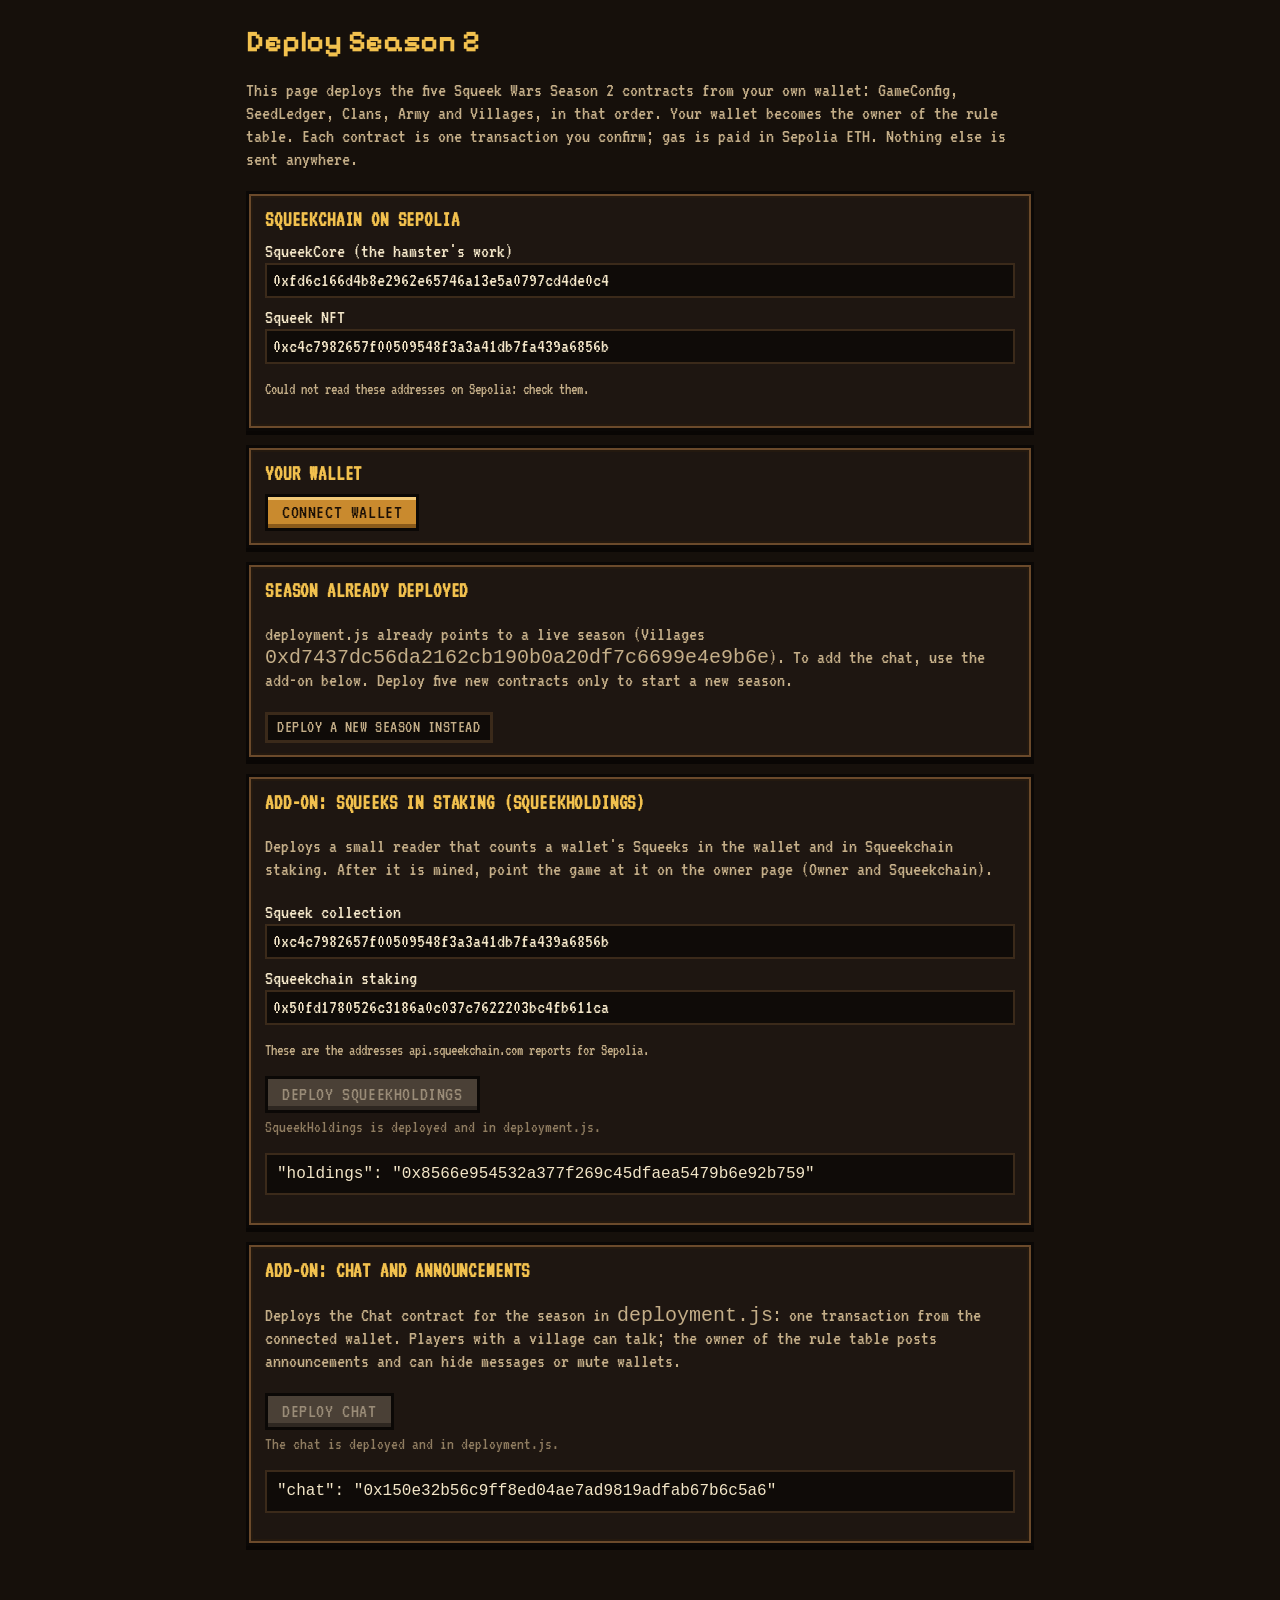
<file: site/deploy.html>
<!doctype html>
<html lang="en">
<head>
<meta charset="utf-8">
<meta name="viewport" content="width=device-width, initial-scale=1, viewport-fit=cover">
<title>Squeek Wars · Deploy Season 2</title>
<link rel="icon" type="image/png" sizes="32x32" href="assets/favicon-32.png">
<link rel="icon" type="image/png" sizes="64x64" href="assets/favicon-64.png">
<link rel="apple-touch-icon" href="assets/apple-touch-icon.png">
<link rel="preconnect" href="https://fonts.googleapis.com">
<link rel="stylesheet" href="https://fonts.googleapis.com/css2?family=Pixelify+Sans:wght@400;500;600;700&family=VT323&display=swap">
<link rel="stylesheet" href="style.css?v=202611061021">
<style>
  body{overflow:auto;height:auto}
  .dep{max-width:820px;margin:24px auto;padding:0 16px 60px}
  .dep h1{font-family:var(--f-display);color:var(--gold);font-size:30px;margin:0 0 6px}
  .dep .box{margin:14px 0;padding:14px 16px}
  .dep label{display:block;margin:8px 0}
  .dep input{font:inherit;width:100%;background:var(--well);color:var(--ink);border:2px solid var(--line);padding:4px 6px}
  .steps2 li{margin:6px 0}
  .steps2 .st{color:var(--dim)} .steps2 .ok{color:var(--green)} .steps2 .bad{color:var(--red)}
  pre{white-space:pre-wrap;word-break:break-all;background:var(--well);border:2px solid var(--line);padding:10px;font-size:16px}
  .row2{display:flex;gap:8px;flex-wrap:wrap;align-items:center}
</style>
</head>
<body>
<div class="dep">
  <h1>Deploy Season 2</h1>
  <p class="muted">This page deploys the five Squeek Wars Season 2 contracts from your own wallet: GameConfig, SeedLedger, Clans, Army and Villages, in that order. Your wallet becomes the owner of the rule table. Each contract is one transaction you confirm; gas is paid in Sepolia ETH. Nothing else is sent anywhere.</p>
  <div class="px box">
    <h3>Squeekchain on Sepolia</h3>
    <label>SqueekCore (the hamster's work)<input id="core" value="0xfd6c166d4b8e2962e65746a13e5a0797cd4de0c4" spellcheck="false"></label>
    <label>Squeek NFT<input id="nft" value="0xc4c7982657f00509548f3a3a41db7fa439a6856b" spellcheck="false"></label>
    <p class="muted small" id="readCheck"></p>
  </div>
  <div class="px box">
    <h3>Your wallet</h3>
    <div class="row2"><button class="btn" id="connect">Connect wallet</button><span id="acct" class="muted"></span></div>
  </div>
  <div class="px box" id="liveNote" hidden>
    <h3>Season already deployed</h3>
    <p class="muted">deployment.js already points to a live season (Villages <code id="liveV"></code>). To add the chat, use the add-on below. Deploy five new contracts only to start a new season.</p>
    <button class="btn ghost sm" id="newSeason" type="button">Deploy a new season instead</button>
  </div>
  <div class="px box" id="seasonBox">
    <h3>Deploy</h3>
    <ol class="steps2" id="steps"></ol>
    <div class="row2"><button class="btn go" id="go" disabled>Deploy the next contract</button><button class="btn ghost sm" id="reset">Start over</button></div>
    <p class="why" id="msg"></p>
  </div>
  <div class="px box" id="doneBox" hidden>
    <h3>Done: send this to set up the website</h3>
    <p class="muted">The website reads this block from <code>deployment.js</code>. Copy it and send it over, or paste it into that file.</p>
    <pre id="out"></pre>
    <button class="btn" id="copy">Copy</button>
  </div>
  <div class="px box" id="holdBox">
    <h3>Add-on: Squeeks in staking (SqueekHoldings)</h3>
    <p class="muted">Deploys a small reader that counts a wallet's Squeeks in the wallet and in Squeekchain staking. After it is mined, point the game at it on the owner page (Owner and Squeekchain).</p>
    <label>Squeek collection<input id="h-nft" value="0xc4c7982657f00509548f3a3a41db7fa439a6856b" spellcheck="false"></label>
    <label>Squeekchain staking<input id="h-stk" value="0x50fd1780526c3186a0c037c7622203bc4fb611ca" spellcheck="false"></label>
    <p class="muted small">These are the addresses api.squeekchain.com reports for Sepolia.</p>
    <div class="row2"><button class="btn" id="goHold" disabled>Deploy SqueekHoldings</button></div>
    <p class="why" id="holdMsg"></p>
    <pre id="holdOut" hidden></pre>
  </div>
  <div class="px box" id="chatBox">
    <h3>Add-on: Chat and announcements</h3>
    <p class="muted">Deploys the Chat contract for the season in <code>deployment.js</code>: one transaction from the connected wallet. Players with a village can talk; the owner of the rule table posts announcements and can hide messages or mute wallets.</p>
    <div class="row2"><button class="btn" id="goChat" disabled>Deploy Chat</button></div>
    <p class="why" id="chatMsg"></p>
    <pre id="chatOut" hidden></pre>
  </div>
</div>
<script src="vendor/ethers.umd.min.js?v=202611061021"></script>
<script src="deployment.js?v=202611061021"></script>
<script src="abi.js?v=202611061021"></script>
<script src="deploy-artifacts.js?v=202611061021"></script>
<script>
'use strict';
const E = window.ethers, A = window.SW_ABI, BC = window.SW_BYTECODE;
const RPCS = (window.SW_DEPLOY_RPCS) || ['https://ethereum-sepolia-rpc.publicnode.com', 'https://rpc.sepolia.ethpandaops.io', 'https://sepolia.gateway.tenderly.co'];
const CHAIN_ID = 11155111, MULTICALL = '0xcA11bde05977b3631167028862bE2a173976CA11';
const $ = s => document.querySelector(s);
const ORDER = [
  ['GameConfig', 'config', st => [st.owner]],
  ['SeedLedger', 'ledger', st => [st.config, st.core, st.squeek]],
  ['Clans', 'clans', st => [st.config]],
  ['Army', 'army', st => [st.config, st.ledger, st.clans]],
  ['Villages', 'villages', st => [st.config, st.ledger, st.clans, st.army]],
];
const KEY = 'sw-deploy-v2';
let st = (() => { try { return JSON.parse(localStorage.getItem(KEY)) || {}; } catch (e) { return {}; } })();
const save = () => { try { localStorage.setItem(KEY, JSON.stringify(st)); } catch (e) { } };
let account = null, busy = false;
async function rpc(method, params) {
  let last;
  for (const url of RPCS) {
    try { const j = await fetch(url, { method: 'POST', headers: { 'content-type': 'application/json' }, body: JSON.stringify({ jsonrpc: '2.0', id: 1, method, params }) }).then(r => r.json()); if (j.error) throw new Error(j.error.message); return j.result; }
    catch (e) { last = e; }
  }
  throw last;
}
const sleep = ms => new Promise(r => setTimeout(r, ms));
function render() {
  $('#steps').innerHTML = ORDER.map(([name, key], i) => `<li><b>${name}</b> <span class="${st[key] ? 'ok' : 'st'}">${st[key] ? '✓ ' + st[key] : i === ORDER.findIndex(o => !st[o[1]]) && busy ? '… working' : 'waiting'}</span></li>`).join('');
  const next = ORDER.find(o => !st[o[1]]);
  $('#go').disabled = !account || busy || !next;
  $('#go').textContent = next ? `Deploy ${next[0]}` : 'All deployed';
  $('#acct').textContent = account ? `${account} ${st.owner && st.owner !== account ? '(not the wallet that started: press Start over)' : ''}` : '';
  if (!next && st.villages) finish();
}
async function checkReads() {
  const core = $('#core').value.trim(), nft = $('#nft').value.trim();
  try {
    const r = await rpc('eth_call', [{ to: core, data: '0xc19d93fb' }, 'latest']);
    const work = BigInt('0x' + r.slice(66, 130));
    await rpc('eth_call', [{ to: nft, data: '0x70a08231' + '0'.repeat(63) + '1' }, 'latest']);   // balanceOf(0x…01): ERC-721 refuses the zero address
    $('#readCheck').textContent = `Both answer. SqueekCore's work counter is ${work.toLocaleString('en-US')}.`;
    return true;
  } catch (e) { $('#readCheck').textContent = 'Could not read these addresses on Sepolia: check them.'; return false; }
}
async function connect() {
  if (!window.ethereum) { $('#msg').textContent = 'No wallet found in this browser.'; return; }
  const acc = await window.ethereum.request({ method: 'eth_requestAccounts' });
  account = acc[0].toLowerCase();
  const id = parseInt(await window.ethereum.request({ method: 'eth_chainId' }), 16);
  if (id !== CHAIN_ID) { try { await window.ethereum.request({ method: 'wallet_switchEthereumChain', params: [{ chainId: '0x' + CHAIN_ID.toString(16) }] }); } catch (e) { $('#msg').textContent = 'Switch your wallet to Sepolia.'; return; } }
  const bal = BigInt(await rpc('eth_getBalance', [account, 'latest']));
  $('#msg').textContent = bal === 0n ? 'This wallet has no Sepolia ETH for gas.' : '';
  render(); renderChatBox(); renderHoldBox();
}
async function deployNext() {
  const next = ORDER.find(o => !st[o[1]]); if (!next || busy) return;
  if (!st.owner && DEP && DEP.addresses && DEP.addresses.villages && !confirm(`A season is already live (Villages ${DEP.addresses.villages}). This deploys five NEW, empty contracts; the website keeps using the live ones. Continue?`)) return;
  if (!st.owner) { st.owner = account; st.core = $('#core').value.trim().toLowerCase(); st.squeek = $('#nft').value.trim().toLowerCase(); }
  if (st.owner !== account) { $('#msg').textContent = 'Use the wallet that started the deployment, or press Start over.'; return; }
  if (!(await checkReads())) return;
  busy = true; render(); $('#msg').textContent = '';
  const [name, key, args] = next;
  try {
    const data = BC[name] + new E.Interface(A[name]).encodeDeploy(args(st)).slice(2);
    let gas; try { gas = '0x' + Math.ceil(parseInt(await rpc('eth_estimateGas', [{ from: account, data }]), 16) * 1.2).toString(16); } catch (e) { gas = undefined; }
    $('#msg').textContent = `Confirm ${name} in your wallet…`;
    const hash = await window.ethereum.request({ method: 'eth_sendTransaction', params: [{ from: account, data, ...(gas ? { gas } : {}) }] });
    $('#msg').textContent = `Waiting for ${name} to be mined…`;
    let r = null; for (let i = 0; i < 180 && !r; i++) { await sleep(i < 10 ? 2000 : 4000); r = await rpc('eth_getTransactionReceipt', [hash]).catch(() => null); }
    if (!r) throw new Error('Not mined yet. Wait, then press the button again: nothing is lost.');
    if (r.status !== '0x1' || !r.contractAddress) throw new Error(`${name} failed on chain.`);
    st[key] = r.contractAddress.toLowerCase();
    if (key === 'config') st.deployBlock = parseInt(r.blockNumber, 16);
    save(); $('#msg').textContent = `${name} deployed.`;
  } catch (e) { $('#msg').textContent = (e && (e.code === 4001 ? 'You cancelled it in your wallet.' : e.message)) || String(e); }
  busy = false; render();
}
async function finish() {
  const iv = new E.Interface(A.Villages), call = async (to, fn) => iv.decodeFunctionResult(fn, await rpc('eth_call', [{ to, data: iv.encodeFunctionData(fn, []) }, 'latest']))[0].toLowerCase();
  let ok = false;
  try { ok = (await call(st.villages, 'config')) === st.config && (await call(st.villages, 'ledger')) === st.ledger && (await call(st.villages, 'army')) === st.army && (await call(st.villages, 'clans')) === st.clans; } catch (e) { }
  const dep = { chainId: CHAIN_ID, deployBlock: st.deployBlock, owner: st.owner, addresses: { config: st.config, ledger: st.ledger, clans: st.clans, army: st.army, villages: st.villages, core: st.core, squeek: st.squeek, multicall: MULTICALL } };
  $('#out').textContent = `window.SW_DEPLOY = ${JSON.stringify(dep, null, 2)};`;
  $('#doneBox').hidden = false;
  $('#msg').textContent = ok ? 'All five contracts are deployed and wired to each other.' : 'Deployed, but the wiring check could not be read yet. Reload in a minute.';
}
$('#connect').onclick = () => connect().catch(e => { $('#msg').textContent = e.message; });
$('#go').onclick = deployNext;
$('#reset').onclick = () => { if (confirm('Forget the progress on this page? Contracts already deployed stay on chain.')) { st = {}; save(); $('#doneBox').hidden = true; render(); } };
const DEP = window.SW_DEPLOY || null, CHAT_KEY = 'sw-deploy-chat';
function renderChatBox() {
  const done = (DEP && DEP.addresses.chat) || (() => { try { return localStorage.getItem(CHAT_KEY); } catch (e) { return null; } })();
  $('#goChat').disabled = !account || busy || !DEP || !!done;
  if (!DEP) $('#chatMsg').textContent = 'deployment.js has no season yet.';
  if (done) { $('#chatOut').hidden = false; $('#chatOut').textContent = `"chat": "${done}"`; $('#chatMsg').textContent = DEP && DEP.addresses.chat ? 'The chat is deployed and in deployment.js.' : 'Deployed. Send this line to set up the website.'; }
}
async function deployChat() {
  if (busy || !account || !DEP) return; busy = true; renderChatBox(); $('#chatMsg').textContent = '';
  try {
    const cfg = DEP.addresses.config, vil = DEP.addresses.villages;
    for (const a of [cfg, vil]) if ((await rpc('eth_getCode', [a, 'latest'])).length < 4) throw new Error(`No contract at ${a} on Sepolia.`);
    const data = BC.Chat + new E.Interface(A.Chat).encodeDeploy([cfg, vil]).slice(2);
    let gas; try { gas = '0x' + Math.ceil(parseInt(await rpc('eth_estimateGas', [{ from: account, data }]), 16) * 1.2).toString(16); } catch (e) { gas = undefined; }
    $('#chatMsg').textContent = 'Confirm Chat in your wallet…';
    const hash = await window.ethereum.request({ method: 'eth_sendTransaction', params: [{ from: account, data, ...(gas ? { gas } : {}) }] });
    $('#chatMsg').textContent = 'Waiting for Chat to be mined…';
    let r = null; for (let i = 0; i < 180 && !r; i++) { await sleep(i < 10 ? 2000 : 4000); r = await rpc('eth_getTransactionReceipt', [hash]).catch(() => null); }
    if (!r) throw new Error('Not mined yet. Wait, then reload this page.');
    if (r.status !== '0x1' || !r.contractAddress) throw new Error('Chat failed on chain.');
    try { localStorage.setItem(CHAT_KEY, r.contractAddress.toLowerCase()); } catch (e) { }
  } catch (e) { $('#chatMsg').textContent = (e && (e.code === 4001 ? 'You cancelled it in your wallet.' : e.message)) || String(e); }
  busy = false; renderChatBox();
}
$('#goChat').onclick = deployChat;
const HOLD_KEY = 'sw-deploy-holdings';
function renderHoldBox() {
  const done = (DEP && DEP.addresses.holdings) || (() => { try { return localStorage.getItem(HOLD_KEY); } catch (e) { return null; } })();
  $('#goHold').disabled = !account || busy || !!done;
  if (done) { $('#holdOut').hidden = false; $('#holdOut').textContent = `"holdings": "${done}"`; $('#holdMsg').textContent = DEP && DEP.addresses.holdings ? 'SqueekHoldings is deployed and in deployment.js.' : 'Deployed. Send this line to set up the website.'; }
}
async function deployHold() {
  if (busy || !account) return; busy = true; renderHoldBox(); $('#holdMsg').textContent = '';
  try {
    const nft = $('#h-nft').value.trim(), stk = $('#h-stk').value.trim();
    for (const a of [nft, stk]) if (!/^0x[0-9a-fA-F]{40}$/.test(a) || (await rpc('eth_getCode', [a, 'latest'])).length < 4) throw new Error(`No contract at ${a} on Sepolia.`);
    const data = BC.SqueekHoldings + new E.Interface(A.SqueekHoldings).encodeDeploy([nft, stk]).slice(2);
    try { await rpc('eth_call', [{ from: account, data }, 'latest']); } catch (e) { throw new Error('The staking contract did not answer basePower/POWER_UNIT: check the addresses.'); }
    let gas; try { gas = '0x' + Math.ceil(parseInt(await rpc('eth_estimateGas', [{ from: account, data }]), 16) * 1.2).toString(16); } catch (e) { gas = undefined; }
    $('#holdMsg').textContent = 'Confirm SqueekHoldings in your wallet…';
    const hash = await window.ethereum.request({ method: 'eth_sendTransaction', params: [{ from: account, data, ...(gas ? { gas } : {}) }] });
    $('#holdMsg').textContent = 'Waiting for SqueekHoldings to be mined…';
    let r = null; for (let i = 0; i < 180 && !r; i++) { await sleep(i < 10 ? 2000 : 4000); r = await rpc('eth_getTransactionReceipt', [hash]).catch(() => null); }
    if (!r) throw new Error('Not mined yet. Wait, then reload this page.');
    if (r.status !== '0x1' || !r.contractAddress) throw new Error('SqueekHoldings failed on chain.');
    try { localStorage.setItem(HOLD_KEY, r.contractAddress.toLowerCase()); } catch (e) { }
  } catch (e) { $('#holdMsg').textContent = (e && (e.code === 4001 ? 'You cancelled it in your wallet.' : e.message)) || String(e); }
  busy = false; renderHoldBox();
}
$('#goHold').onclick = deployHold;
$('#copy').onclick = () => { navigator.clipboard.writeText($('#out').textContent).then(() => { $('#copy').textContent = 'Copied'; }); };
if (DEP && DEP.addresses && DEP.addresses.villages && !st.config) { $('#seasonBox').hidden = true; $('#liveNote').hidden = false; $('#liveV').textContent = DEP.addresses.villages; }
$('#newSeason').onclick = () => { $('#seasonBox').hidden = false; $('#liveNote').hidden = true; };
checkReads(); render(); renderChatBox(); renderHoldBox();
</script>
</body>
</html>
</file>
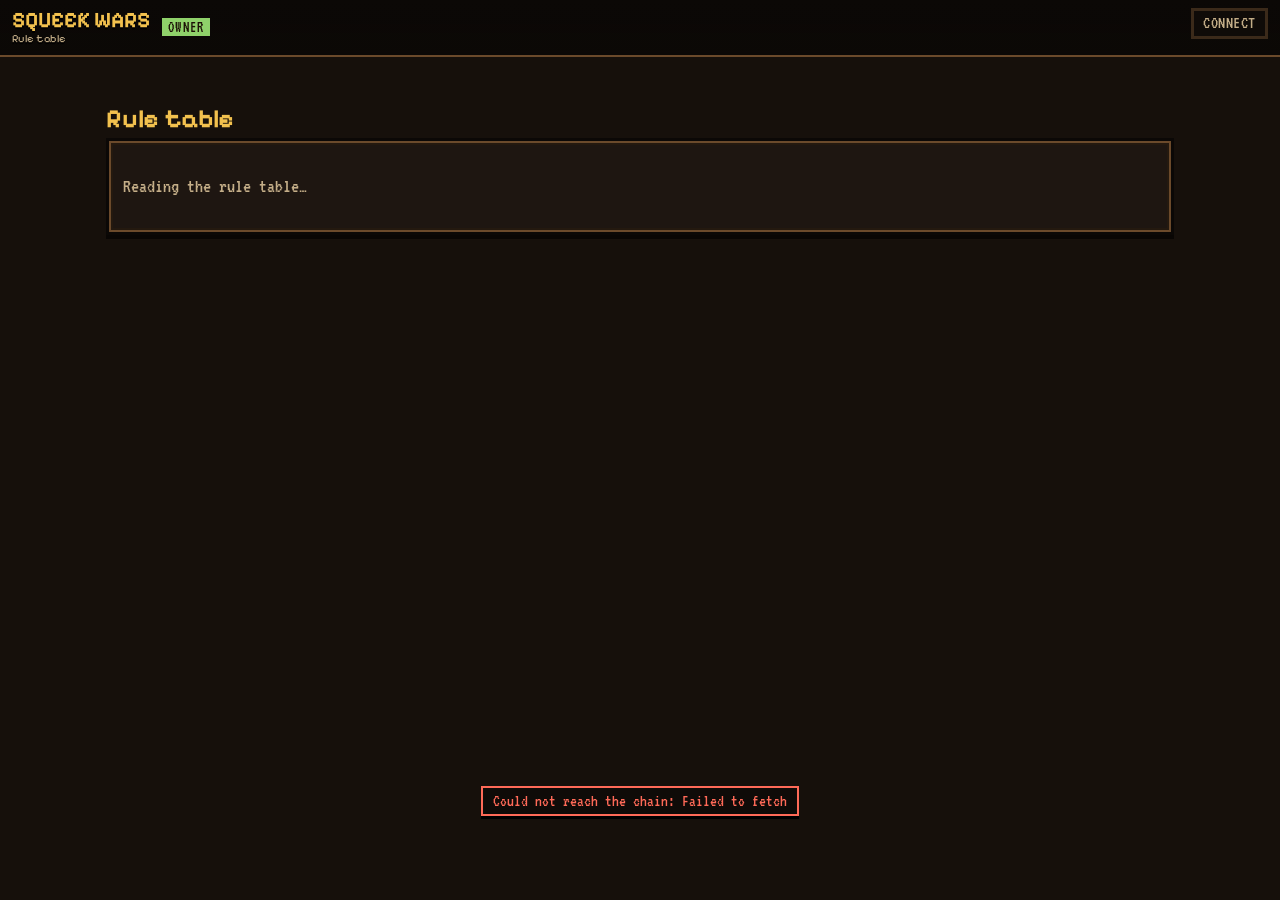
<file: site/owner.html>
<!doctype html>
<html lang="en">
<head>
<meta charset="utf-8">
<meta name="viewport" content="width=device-width, initial-scale=1, viewport-fit=cover">
<title>Squeek Wars · Rule table</title>
<meta name="robots" content="noindex, nofollow">
<meta name="theme-color" content="#16100b">
<link rel="icon" type="image/png" sizes="32x32" href="assets/favicon-32.png">
<link rel="icon" type="image/png" sizes="64x64" href="assets/favicon-64.png">
<link rel="apple-touch-icon" href="assets/apple-touch-icon.png">
<link rel="preconnect" href="https://fonts.googleapis.com">
<link rel="stylesheet" href="https://fonts.googleapis.com/css2?family=Pixelify+Sans:wght@400;500;600;700&family=VT323&display=swap">
<link rel="stylesheet" href="style.css?v=202611061021">
<style>
  body{overflow:auto;height:auto}
  #bar a.logo{text-decoration:none}
  #bar .sp{flex:1}
</style>
</head>
<body>
<header id="bar">
  <a class="logo" href="index.html" title="Back to the game">SQUEEK WARS<small>Rule table</small></a>
  <span class="netbadge" title="Only the owner wallet of GameConfig can save changes">OWNER</span>
  <span class="sp"></span>
  <button class="btn ghost sm" id="walletbtn" type="button">Connect</button>
</header>
<main id="admin" class="page"></main>
<div id="txbox" class="px" hidden></div>
<div id="walletmenu" class="px" hidden><span class="addr" id="wm-addr"></span><button class="btn sm ghost" data-act="wm-scan" type="button">View on Etherscan</button><button class="btn sm ghost" data-act="wm-switch" type="button">Switch account</button><button class="btn sm" data-act="wm-off" type="button">Disconnect</button></div>
<div id="toasts" aria-live="polite"></div>
<script>window.SW_PAGE = 'owner';</script>
<script src="vendor/ethers.umd.min.js?v=202611061021"></script>
<script src="deployment.js?v=202611061021"></script>
<script src="abi.js?v=202611061021"></script>
<script src="chain.js?v=202611061021"></script>
<script src="app.js?v=202611061021"></script>
<script src="owner.js?v=202611061021"></script>
</body>
</html>
</file>
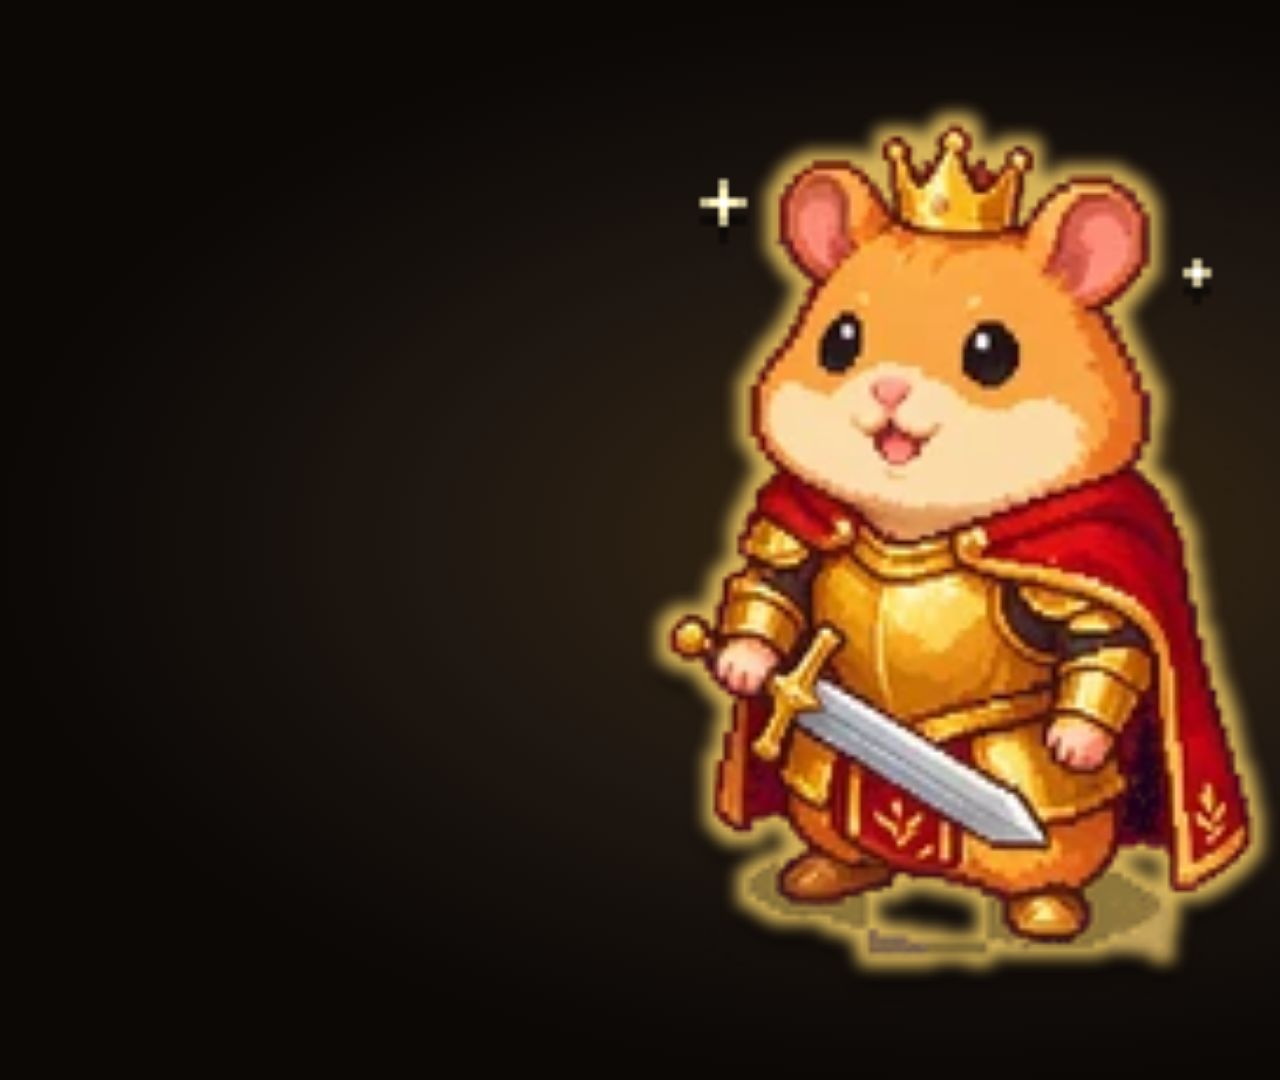
<file: site/press/card.html>
<!doctype html>
<html lang="en">
<head>
<meta charset="utf-8">
<title>Squeek Wars · card image</title>
<style>
  html,body{margin:0;background:#16100b}
  .card{position:relative;width:1920px;height:1080px;overflow:hidden;background:radial-gradient(closest-side,#3a2a12 0,#1f1711 55%,#0b0806 100%)}
  .card img{position:absolute;left:50%;top:50%;height:900px;transform:translate(-50%,-50%);image-rendering:auto;filter:drop-shadow(0 18px 0 #0008)}
</style>
</head>
<body>
<div class="card"><img src="../assets/sprites/champion_4_sq.webp" alt="Squeek champion"></div>
</body>
</html>
</file>
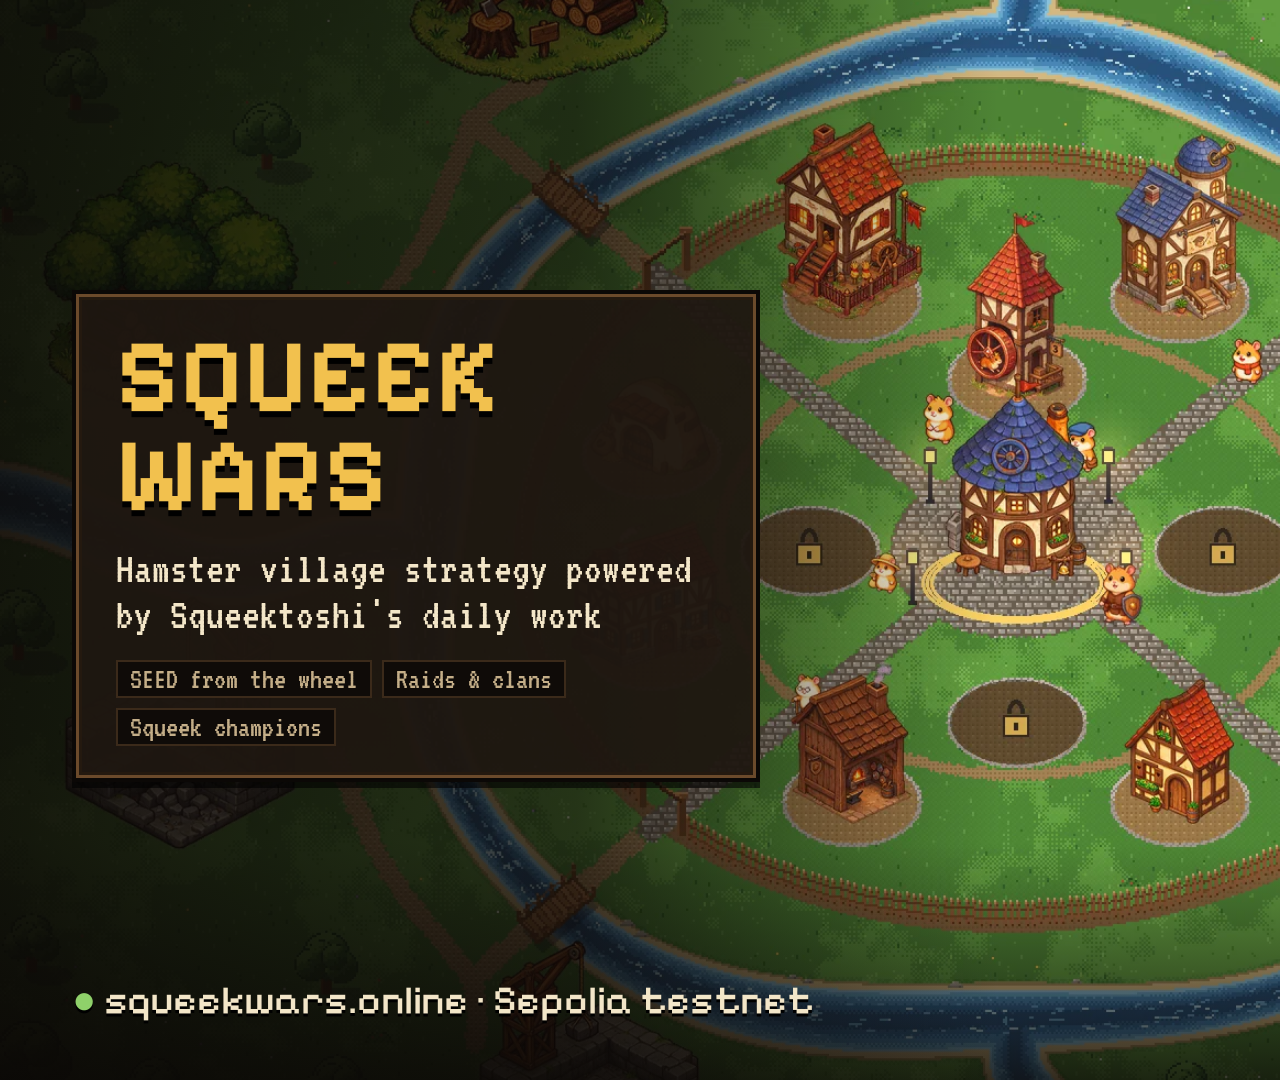
<file: site/press/headline.html>
<!doctype html>
<html lang="en">
<head>
<meta charset="utf-8">
<title>Squeek Wars · headline image</title>
<link rel="stylesheet" href="https://fonts.googleapis.com/css2?family=Pixelify+Sans:wght@500;700&family=VT323&display=swap">
<style>
  html,body{margin:0;background:#16100b}
  .card{position:relative;width:1920px;height:1080px;overflow:hidden;background:url(../assets/hero.webp) -40px -110px/2112px 1320px no-repeat;image-rendering:auto}
  .shade{position:absolute;inset:0;background:linear-gradient(90deg,#0b0806e6 0,#0b0806b3 30%,#0b080600 52%),linear-gradient(0deg,#0b0806cc 0,#0b080600 22%)}
  .plate{position:absolute;left:72px;top:290px;width:600px;padding:34px 40px 32px;background:#1f1711ee;border:4px solid #0b0806;box-shadow:inset 0 0 0 3px #6b4a2b,inset 0 0 0 6px #24190f,0 6px 0 #0009}
  h1{margin:0;font-family:"Pixelify Sans",sans-serif;font-weight:700;font-size:104px;line-height:.95;color:#f2c14e;text-shadow:0 6px 0 #000;letter-spacing:.01em}
  .sub{margin:20px 0 0;font-family:"VT323",monospace;font-size:44px;line-height:1.05;color:#f3e6c8}
  .tags{margin:22px 0 0;display:flex;gap:10px;flex-wrap:wrap}
  .tags span{font-family:"VT323",monospace;font-size:30px;color:#c4ae88;background:#0f0b08;border:2px solid #3b2a1a;padding:2px 12px}
  .url{position:absolute;left:72px;bottom:56px;font-family:"Pixelify Sans",sans-serif;font-weight:500;font-size:40px;color:#f3e6c8;text-shadow:0 3px 0 #000}
  .url b{color:#8fd16a;font-weight:500}
</style>
</head>
<body>
<div class="card">
  <div class="shade"></div>
  <div class="plate">
    <h1>SQUEEK<br>WARS</h1>
    <p class="sub">Hamster village strategy powered by Squeektoshi's daily work</p>
    <div class="tags"><span>SEED from the wheel</span><span>Raids &amp; clans</span><span>Squeek champions</span></div>
  </div>
  <div class="url"><b>●</b> squeekwars.online · Sepolia testnet</div>
</div>
</body>
</html>
</file>
<file: site/style.css>
/* Layout: a single dark "lantern-lit village" look. Game views are a full-bleed scene with floating wood panels;
   the site (home) is a scrolling page. Phones get a pannable scene and a bottom sheet for details. */
:root{
  --bg:#16100b; --bg2:#100b07; --panel:#1f1711f2; --panel-solid:#1f1711; --well:#0f0b08; --edge:#6b4a2b; --edge-in:#24190f; --line:#3b2a1a;
  --ink:#f3e6c8; --dim:#c4ae88; --mute:#8f7c60; --gold:#f2c14e; --gold-d:#c98a2e; --gold-dd:#8a5a1a; --green:#8fd16a; --red:#ff6a58; --blue:#6aa8ff;
  --f-display:"Pixelify Sans","Trebuchet MS",system-ui,sans-serif; --f-body:"VT323","Courier New",ui-monospace,monospace;
  color-scheme:dark;
}
[hidden]{display:none!important}
.how{margin:-4px 0 12px;color:var(--dim)}.how summary{cursor:pointer;color:var(--gold);width:max-content}.how ul{margin:6px 0 0;padding-left:20px}.how li{margin:2px 0}
html,body{height:100%}
body{background:var(--bg);color:var(--ink);font-family:var(--f-body);font-size:20px;line-height:1.15;overflow-x:hidden}
*{box-sizing:border-box}
button{font:inherit;color:inherit}
:focus-visible{outline:3px solid var(--gold);outline-offset:2px}
img.i{width:20px;height:20px;image-rendering:pixelated;vertical-align:-4px}
.px{background:var(--panel);border:3px solid var(--edge-dark,#0b0806);box-shadow:inset 0 0 0 2px var(--edge),inset 0 0 0 4px var(--edge-in),0 4px 0 #0009}
h1,h2,h3,.disp{font-family:var(--f-display);text-wrap:balance}
h3{font-size:15px;color:var(--gold);letter-spacing:.06em;text-transform:uppercase;margin:0 0 8px}
.btn{font-family:var(--f-display);font-weight:700;font-size:15px;letter-spacing:.04em;background:var(--gold-d);color:#1c1006;border:3px solid #0b0806;box-shadow:inset 0 -4px 0 var(--gold-dd),inset 0 3px 0 #f2c97a;padding:7px 14px;cursor:pointer;text-transform:uppercase}
.btn:hover{filter:brightness(1.08)} .btn:active{transform:translateY(1px)}
.btn[disabled]{background:#4a4036;color:#9a8c78;box-shadow:inset 0 -4px 0 #2e2721;cursor:not-allowed;filter:none}
.btn.alt{background:#3a5a8a;color:#eef4ff;box-shadow:inset 0 -4px 0 #233a5e,inset 0 3px 0 #7fa6e0}
.btn.ghost{background:var(--well);color:var(--dim);box-shadow:none;border-color:var(--line)}
.btn.sm{font-size:13px;padding:4px 9px}
.why{font-size:17px;color:var(--mute);margin-top:4px}
.ok{color:var(--green)} .bad{color:var(--red)} .gold{color:var(--gold)}
.muted{color:var(--dim)}
table.kv{width:100%;border-collapse:collapse;font-size:19px;font-variant-numeric:tabular-nums}
table.kv td{padding:3px 2px;border-bottom:1px dashed #4a3622;vertical-align:top}
table.kv td:not(:first-child){text-align:right;white-space:nowrap}
table.kv td.up{color:var(--green)}
.cost{display:grid;grid-template-columns:1fr 1fr;gap:3px 10px;font-size:20px;margin:6px 0 10px;font-variant-numeric:tabular-nums}
.cost .short{color:var(--red)}
.prog{height:8px;background:var(--line);border:1px solid #000;margin-top:5px}
.prog i{display:block;height:100%;background:linear-gradient(var(--gold),var(--gold-d))}
.list{display:flex;flex-direction:column;gap:6px}
.card{background:#0f0b08b0;border:2px solid var(--line);padding:8px}
.row{display:flex;gap:8px;align-items:center;justify-content:space-between}
.chip{background:#0f0b08cc;border:2px solid var(--line);padding:3px 9px;font-size:19px;white-space:nowrap}

/* ---------- game bar ---------- */
#bar{position:fixed;left:0;right:0;top:0;z-index:30;padding:8px max(12px,env(safe-area-inset-right,0px)) 6px max(12px,env(safe-area-inset-left,0px));padding-top:calc(8px + env(safe-area-inset-top,0px));display:flex;flex-wrap:wrap;row-gap:4px;gap:10px;align-items:center;background:linear-gradient(#0b0806,#0b0806e8);border-bottom:3px solid #0b0806;box-shadow:0 2px 0 var(--edge)}
#bar .logo{font-family:var(--f-display);font-weight:700;font-size:22px;color:var(--gold);text-shadow:0 2px 0 #000;white-space:nowrap;cursor:pointer}
#bar .logo small{display:block;font-size:11px;color:var(--dim);font-weight:400;letter-spacing:.04em}
.res{display:flex;gap:6px;min-width:0;flex:1;overflow-x:auto;scrollbar-width:none}
.res::-webkit-scrollbar{display:none}
.r{background:#0f0b08cc;border:2px solid var(--line);padding:2px 8px;min-width:128px;flex:none}
.r b{font-size:22px;font-weight:400;font-variant-numeric:tabular-nums} .r s{text-decoration:none;color:var(--mute);font-size:16px}
.r em{font-style:normal;font-size:16px;color:var(--green);display:block;margin-left:26px;margin-top:-2px}
.r em.low{color:var(--gold)} .r em.neg{color:var(--red)}
.r .bar{height:3px;background:var(--line);margin:2px 0 0 26px} .r .bar i{display:block;height:100%;background:var(--green)}
.r.full .bar i{background:var(--red)}
.r.soon{border-color:var(--gold-d)} .r.full{border-color:var(--red);animation:fullp 1.2s steps(2) infinite} .r.full em{color:var(--red)}
@keyframes fullp{50%{border-color:#5a2a20}}
.alert{flex-basis:100%;order:4;display:flex;align-items:center;justify-content:space-between;gap:6px 10px;flex-wrap:wrap;background:#3a0f0a;border:2px solid var(--red);padding:3px 8px;font-size:18px;line-height:1.15}
.alert b{font-weight:400;color:#ffd6cc} .alert .btn{text-decoration:none}
.r.seedr b{color:var(--gold)}
.res{order:1}
.wheel{flex-basis:100%;order:3;font-size:17px;color:var(--dim);white-space:nowrap;overflow:hidden;text-overflow:ellipsis;line-height:1.1}
.wheel b{font-weight:400}
.dot{width:9px;height:9px;background:var(--mute);display:inline-block}
.dot.run{background:var(--green);box-shadow:0 0 8px var(--green);animation:blink 1s steps(2) infinite}
@keyframes blink{50%{opacity:.35}}
#tabs .lg{display:inline}
#tabs{position:fixed;left:50%;transform:translateX(-50%);bottom:calc(10px + env(safe-area-inset-bottom,0px));z-index:30;display:flex;gap:5px;padding:7px;max-width:calc(100% - 24px);overflow-x:auto;scrollbar-width:none}
#tabs a{font-family:var(--f-display);white-space:nowrap;display:block;padding:9px 15px;font-size:15px;color:var(--dim);background:#0f0b08b0;border:2px solid var(--line);text-decoration:none}
#tabs a.on{color:#1c1006;background:var(--gold);border-color:#0b0806;box-shadow:inset 0 -3px 0 var(--gold-d)}
#tabs .badge{display:inline-block;min-width:18px;padding:0 4px;margin-left:5px;background:var(--red);color:#fff;font-family:var(--f-body);font-size:16px;line-height:18px;text-align:center}

/* ---------- game views ---------- */
.view{display:none}
.view.on{display:block}
.stage{position:fixed;left:0;right:0;top:var(--barh,78px);bottom:0;overflow:hidden;background:#2a4a22;touch-action:none;cursor:grab}
.stage.drag{cursor:grabbing}
.scene{position:absolute;left:0;top:0;width:1920px;height:1200px;transform-origin:0 0;background:url(assets/village_bg_w1.webp) 0 0/1920px 1200px no-repeat}
.scene .spr{position:absolute;transform:translateX(-50%);pointer-events:none;image-rendering:auto}
.scene .spr.build{opacity:.55;filter:saturate(.5)}
#sbase,#life,#splates{position:absolute;left:0;top:0;width:1920px;height:1200px}
#splates{pointer-events:none}
#splates .hit{pointer-events:auto}
#life{pointer-events:none}
.walker{position:absolute;left:0;top:0;width:32px;pointer-events:none}
.nightfx{position:absolute;inset:0;background:#0a1532;mix-blend-mode:multiply;opacity:calc(var(--night,0) * .66);z-index:1500;pointer-events:none}
.glow{position:absolute;transform:translate(-50%,-50%);border-radius:50%;background:radial-gradient(closest-side,#ffc46ecc,#ff9a3a55 45%,#ff9a3a00);mix-blend-mode:screen;opacity:calc(var(--night,0) * .9);z-index:1510;pointer-events:none}
.banner{position:absolute;width:4px;height:86px;background:#3a2414;transform:translate(-50%,-100%);pointer-events:none}
.banner::before{content:"";position:absolute;left:4px;top:8px;width:24px;height:32px;background:var(--c);clip-path:polygon(0 0,100% 0,100% 100%,50% 76%,0 100%);transform-origin:0 0;animation:wave 2.4s ease-in-out infinite}
.banner::after{content:"";position:absolute;left:-3px;top:-6px;width:10px;height:10px;background:#9a7a4a;border-radius:50%}
.banner.gold::after{background:var(--gold);box-shadow:0 0 8px var(--gold)}
@keyframes wave{50%{transform:skewY(5deg) scaleX(.9)}}
.smoke{position:absolute;width:0;height:0;z-index:1300;pointer-events:none}
.smoke i{position:absolute;left:-7px;top:-7px;width:14px;height:14px;border-radius:50%;background:#d9d4cb;opacity:0;animation:puff 3.6s linear infinite}
.smoke i:nth-child(2){animation-delay:1.2s} .smoke i:nth-child(3){animation-delay:2.4s}
@keyframes puff{0%{transform:translate(0,0) scale(.5);opacity:.55}100%{transform:translate(16px,-64px) scale(1.9);opacity:0}}
.wspin{position:absolute;z-index:1520;border-radius:50%;overflow:hidden;pointer-events:none;opacity:0;transition:opacity .6s}
.wspin i{position:absolute;left:50%;top:50%;border-radius:50%;transform:translate(-50%,-50%);background:repeating-conic-gradient(#0000 0deg 24deg,#1c0f0688 24deg 30deg)}
.scene.running .wspin{opacity:1;box-shadow:0 0 18px 5px #ffd27a99}
.scene.running .wspin i{animation:spin .5s linear infinite}
@keyframes spin{to{transform:translate(-50%,-50%) rotate(360deg)}}
.scaf{pointer-events:none}
.hit{position:absolute;z-index:1600;transform:translate(-50%,-50%);border-radius:50%;cursor:pointer;background:transparent;border:0}
.hit:hover,.hit.sel{background:radial-gradient(closest-side,#f2c14e30,#f2c14e10 70%,transparent);box-shadow:0 0 0 4px #f2c14e inset}
.hit.empty{background:radial-gradient(closest-side,#0000,#0000 55%,#f2c14e25)}
.hit.locked{cursor:pointer;background:#140f0b70}
.plate{position:absolute;z-index:1700;transform:translateX(-50%);font-family:var(--f-body);font-size:24px;line-height:24px;padding:0 7px;background:#1c1510ee;border:3px solid var(--edge);color:var(--ink);pointer-events:none;white-space:nowrap}
.plate.max{border-color:var(--gold);color:var(--gold)}
.plate.busy{border-color:var(--green)}
.plate.lockp{font-size:19px;line-height:17px;text-align:center;padding:3px 6px;color:var(--dim);background:#1c1510cc}
.zoom{position:fixed;right:max(12px,env(safe-area-inset-right,0px));bottom:calc(14px + env(safe-area-inset-bottom,0px));z-index:25;display:flex;flex-direction:column;gap:4px}
.zoom .btn{width:40px;height:38px;padding:0;font-size:22px;line-height:1;background:#0f0b08dd}
#village{position:relative}
#village.on{display:flow-root}
.nightb .row label{white-space:nowrap}
.right.closed{display:none}
.plusmark{position:absolute;z-index:1650;transform:translate(-50%,-50%);font-family:var(--f-display);font-size:44px;color:#f2c14e;text-shadow:0 3px 0 #000;pointer-events:none}
.lockmark{position:absolute;transform:translate(-50%,-50%);font-size:34px;pointer-events:none;filter:drop-shadow(0 2px 0 #000)}
.left,.right{position:fixed;top:calc(var(--barh,78px) + 12px);z-index:20;padding:12px 14px;max-height:calc(100% - var(--barh,78px) - 110px);overflow:auto}
.left{left:max(12px,env(safe-area-inset-left,0px));width:300px}
.right{right:max(12px,env(safe-area-inset-right,0px));width:340px}
.sheet-close{display:none}
.ph{display:flex;align-items:center;justify-content:space-between;gap:8px;margin-bottom:8px}
.ph h3{margin:0;min-width:0}
.pbtn{display:flex;gap:6px;flex:none}
.slot{background:#0f0b08aa;border:2px solid var(--line);padding:7px 8px}
.slot .t{display:flex;justify-content:space-between;gap:8px}
.slot .q{font-size:17px;color:var(--dim);margin-top:5px;border-top:1px dashed #4a3622;padding-top:4px}
.ov{font-size:18px}
.ov button{all:unset;cursor:pointer;display:flex;justify-content:space-between;width:100%;padding:2px 0;border-bottom:1px dashed #3a2a1a}
.ov button:hover{color:var(--gold)}
.ov button:focus-visible{outline:2px solid var(--gold)}
.thumbs{display:flex;align-items:flex-end;justify-content:center;gap:12px;background:#0f0b08aa;border:2px solid var(--line);padding:8px;min-height:110px}
.thumbs img{max-height:104px;max-width:120px}
.thumbs .arrow{font-family:var(--f-display);font-size:20px;color:var(--gold);padding-bottom:36px}
.opts{display:flex;flex-direction:column;gap:8px}
.opt{display:grid;grid-template-columns:64px 1fr;gap:8px;align-items:center;background:#0f0b08aa;border:2px solid var(--line);padding:6px}
.opt img{max-width:64px;max-height:64px;justify-self:center}
.opt .n{font-family:var(--f-display);font-size:15px;color:var(--ink)}
.opt .d{font-size:17px;color:var(--dim)}
.opt .c{font-size:17px;font-variant-numeric:tabular-nums}

#worldcv{position:absolute;inset:0;width:100%;height:100%;display:block}
.mm{display:block;margin:0 auto 6px;border:2px solid #0b0806;image-rendering:pixelated;cursor:pointer;width:180px;height:180px}
.unitsel{display:grid;grid-template-columns:40px 1fr 70px;gap:4px 8px;align-items:center;font-size:18px}
.unitsel img{width:36px}
.unitsel input{width:70px;background:var(--well);border:2px solid var(--line);color:var(--ink);font:inherit;padding:1px 4px;text-align:right}
.pred{background:#0f0b08aa;border:2px solid var(--line);padding:8px;margin:8px 0;font-size:18px}
.stickgo{position:sticky;bottom:-12px;background:var(--panel-solid);padding:6px 0 10px;margin-top:4px;z-index:2}
.vhead{display:grid;grid-template-columns:60px 1fr;gap:10px;align-items:center;margin-bottom:8px;font-size:18px}
.vhead img{width:60px}
.goto{grid-template-columns:1fr auto;margin-top:6px}
.wtip{position:fixed;z-index:70;pointer-events:none;background:#0f0b08f2;border:2px solid var(--edge);padding:4px 8px;font-size:17px;max-width:280px;line-height:1.15}
.quest{background:#0f0b08aa;border:2px solid var(--line);padding:7px 8px;font-size:18px}
.quest.done{border-color:var(--green)}
.quest b{font-family:var(--f-display);font-size:14px;font-weight:600}
.quest .row{margin-top:4px}
.x{all:unset;cursor:pointer;color:var(--red);font-size:15px;padding:0 4px;margin-left:2px}
.x:hover{color:#fff} .x:focus-visible{outline:2px solid var(--gold)}
.lnk{all:unset;cursor:pointer;color:var(--blue);text-decoration:underline}
.lnk:focus-visible{outline:2px solid var(--gold)}
.unitsel .pbtn input,.pbtn input,.numin,.utbl input{width:60px;background:var(--well);border:2px solid var(--line);color:var(--ink);font:inherit;padding:1px 4px}

/* ---------- content pages ---------- */
.page{padding:calc(var(--barh,78px) + 18px) max(16px,env(safe-area-inset-right,0px)) 110px max(16px,env(safe-area-inset-left,0px));max-width:1100px;margin:0 auto}
.page h2{font-size:26px;color:var(--gold);margin:0 0 4px}
.page .sub{color:var(--dim);margin:0 0 16px;max-width:65ch}
.grid2{display:grid;grid-template-columns:repeat(auto-fit,minmax(300px,1fr));gap:14px;align-items:start}
.grid2 .wide{grid-column:1/-1}
.box{padding:14px}
.tbl{width:100%;border-collapse:collapse;font-size:19px;font-variant-numeric:tabular-nums}
.tbl th{font-family:var(--f-display);font-size:13px;color:var(--dim);text-align:left;font-weight:500;letter-spacing:.04em;border-bottom:2px solid var(--edge);padding:5px 6px;text-transform:uppercase}
.tbl td{padding:5px 6px;border-bottom:1px dashed #3a2a1a;vertical-align:middle}
.tbl td.r{text-align:right}
.tblwrap{overflow-x:auto}
.tier{margin-bottom:12px}
.tier h4{font-family:var(--f-display);font-size:14px;color:var(--dim);margin:0 0 6px;letter-spacing:.05em}
.rsrch{display:grid;grid-template-columns:repeat(auto-fill,minmax(230px,1fr));gap:8px}
.rs{padding:9px;background:#0f0b08b0;border:2px solid var(--line)}
.rs.done{border-color:#4f7a3a}
.rs.cur{border-color:var(--gold)}
.rs.lock{opacity:.55}
.rs b{font-family:var(--f-display);font-size:15px;font-weight:600}
.champ{display:grid;grid-template-columns:160px 1fr;gap:16px;align-items:center}
.champ img{width:160px}
.num{font-family:var(--f-body);font-size:22px;letter-spacing:0}
.netpick{display:grid;grid-template-columns:1fr 1fr;gap:10px;max-width:520px;width:100%}
.net{font:inherit;text-align:left;padding:12px 14px;border:3px solid #0b0806;cursor:pointer;display:flex;flex-direction:column;gap:2px}
.net b{font-family:var(--f-display);font-size:20px;letter-spacing:.04em;text-transform:uppercase}
.net span{font-size:17px;line-height:1.1}
.net.on{background:var(--gold-d);color:#1c1006;box-shadow:inset 0 -4px 0 var(--gold-dd),inset 0 3px 0 #f2c97a}
.net.on:hover{filter:brightness(1.08)}
.net.off{background:#2a231c;color:#8f7c60;cursor:not-allowed;box-shadow:inset 0 0 0 2px #3b2a1a}
.net.off b::after{content:" 🔒";font-size:15px}
.hero .cta{flex-direction:column;align-items:flex-start}
.netb{max-width:560px}
.netbadge{font-family:var(--f-display);font-size:12px;letter-spacing:.08em;color:#1c1006;background:#8fd16a;border:2px solid #0b0806;padding:2px 6px;align-self:center;flex:none}
.sqtag{display:inline-block;font-size:16px;color:#1c1006;background:linear-gradient(#ffe08a,#f2c14e);border:2px solid #0b0806;padding:0 6px;margin:2px 0 4px}
.addr{font-family:var(--f-body);color:var(--mute);font-size:.85em;letter-spacing:0;white-space:nowrap}
.addr.big{font-size:16px;margin:-6px 0 6px}
.sqk img{width:34px;vertical-align:middle;margin-right:6px}
.pts{display:grid;grid-template-columns:1fr auto auto;gap:6px 10px;align-items:center}
.report{padding:10px;margin-bottom:10px}
.report .h{display:flex;justify-content:space-between;gap:10px;font-family:var(--f-display);font-size:15px}
.report .h .w{color:var(--green)} .report .h .l{color:var(--red)}
.report p{margin:4px 0 0;color:var(--dim);font-size:18px}
.mkt{display:grid;grid-template-columns:repeat(auto-fit,minmax(150px,1fr));gap:10px;align-items:end}
.mkt label{display:flex;flex-direction:column;gap:4px;font-size:18px;color:var(--dim)}
.mkt select,.mkt input{background:var(--well);border:2px solid var(--line);color:var(--ink);font:inherit;font-size:20px;padding:4px 6px}

/* ---------- toasts & test controls ---------- */
#toasts{position:fixed;left:50%;transform:translateX(-50%);bottom:calc(84px + env(safe-area-inset-bottom,0px));z-index:60;display:flex;flex-direction:column;gap:6px;align-items:center;pointer-events:none;width:min(520px,calc(100% - 32px))}
.toast{background:#0f0b08e0;border:2px solid var(--gold);padding:3px 10px;font-size:17px;box-shadow:0 3px 0 #000;animation:tin .25s ease-out}
.toast.bad{border-color:var(--red)} .toast.ok{border-color:var(--green)}
@keyframes tin{from{transform:translateY(-6px);opacity:0}}
#walletbtn{order:2;flex:none;align-self:flex-start}
#testpanel{position:fixed;top:calc(var(--barh,78px) + 8px);right:max(12px,env(safe-area-inset-right,0px));z-index:41;width:330px;padding:12px 14px;max-height:calc(100% - var(--barh,78px) - 24px);overflow:auto}
#testpanel .speeds{display:flex;gap:6px;flex-wrap:wrap;margin-bottom:8px}
#testpanel .speeds .btn.on{background:var(--gold)}

/* ---------- site (home) ---------- */
#home{background:var(--bg)}
.site-h{position:sticky;top:env(safe-area-inset-top,0px);z-index:25;display:flex;align-items:center;gap:18px;padding:10px max(16px,env(safe-area-inset-right,0px)) 10px max(16px,env(safe-area-inset-left,0px));background:#0b0806f0;border-bottom:3px solid #0b0806;box-shadow:0 2px 0 var(--edge)}
.site-h .logo{text-decoration:none;cursor:pointer;font-family:var(--f-display);font-weight:700;font-size:24px;color:var(--gold);text-shadow:0 2px 0 #000;white-space:nowrap}
.site-h nav{display:flex;gap:16px;margin-left:auto;flex-wrap:wrap}
.site-h nav a{color:var(--dim);text-decoration:none;font-size:20px}
.site-h nav a:hover{color:var(--gold)}
.hero{position:relative;min-height:min(78vh,720px);display:flex;align-items:center;background:#2a4a22 url(assets/hero.webp) 0% 46%/max(144%,1100px) auto no-repeat;border-bottom:3px solid #0b0806}
.hero::after{content:"";position:absolute;inset:0;background:linear-gradient(90deg,#0b0806f5 0%,#0b0806dd 30%,#0b080670 52%,#0b080600 68%),linear-gradient(180deg,#0b080600 75%,#16100b)}
.hero .in{position:relative;z-index:1;padding:28px max(16px,env(safe-area-inset-right,0px)) 34px max(16px,env(safe-area-inset-left,0px));max-width:1100px;margin:0 auto;width:100%}
.hero .in > *{max-width:560px}
.hero h1{font-size:clamp(34px,6vw,64px);line-height:1.02;margin:0 0 12px;color:var(--ink);text-shadow:0 3px 0 #000;max-width:16ch}
.hero h1 span{color:var(--gold)}
.hero p{font-size:23px;max-width:56ch;color:var(--ink);margin:0 0 18px;text-shadow:0 2px 0 #000}
.hero .cta{display:flex;gap:10px;flex-wrap:wrap;align-items:center}
.hero .cta .btn{font-size:17px;padding:10px 18px}
.wnote{font-size:18px;color:var(--dim);margin-top:10px;max-width:56ch}
.sec{scroll-margin-top:70px;padding:44px max(16px,env(safe-area-inset-right,0px)) 10px max(16px,env(safe-area-inset-left,0px));max-width:1100px;margin:0 auto}
.sec h2{font-size:28px;color:var(--gold);margin:0 0 6px}
.sec .lead{color:var(--dim);max-width:62ch;margin:0 0 18px;font-size:21px}
.steps{display:grid;grid-template-columns:repeat(auto-fit,minmax(230px,1fr));gap:14px}
.step{padding:14px;display:flex;flex-direction:column;gap:8px}
.step img{height:110px;object-fit:contain;align-self:center}
.step h3{margin:0}
.step p{margin:0;color:var(--dim);font-size:19px}
.wheelbox{display:grid;grid-template-columns:minmax(0,1.1fr) minmax(0,1fr);gap:18px;padding:18px;align-items:center}
.formula{font-size:24px;line-height:1.35}
.formula b{color:var(--gold);font-weight:400}
.looks{display:flex;gap:10px;align-items:flex-end;flex-wrap:wrap;justify-content:space-between;padding:16px}
.looks figure{margin:0;display:flex;flex-direction:column;align-items:center;gap:6px;flex:1;min-width:110px}
.looks img{height:120px;object-fit:contain}
.looks figcaption{font-size:18px;color:var(--dim);text-align:center}
.units{display:grid;grid-template-columns:repeat(auto-fit,minmax(160px,1fr));gap:12px}
.unit{padding:12px;text-align:center}
.unit img{height:96px;object-fit:contain}
.unit b{display:block;font-family:var(--f-display);font-size:16px;margin:4px 0}
.unit span{font-size:18px;color:var(--dim)}
.faq{display:grid;grid-template-columns:repeat(auto-fit,minmax(300px,1fr));gap:14px}
.faq div{padding:14px}
.faq b{font-family:var(--f-display);font-size:16px;display:block;margin-bottom:6px;color:var(--ink)}
.faq p{margin:0;color:var(--dim);font-size:19px}
.foot{padding:30px 16px 60px;text-align:center;color:var(--mute);font-size:18px}

/* ---------- phones ---------- */
@media (max-width: 900px){
  body{font-size:19px}
  #bar{flex-wrap:wrap;row-gap:6px}
  #bar .logo{font-size:18px}
  #bar .logo small{display:none}
  .res{order:3;flex-basis:100%;display:grid;grid-template-columns:repeat(3,minmax(0,1fr));gap:4px;overflow:visible}
  #walletbtn{order:1;margin-left:auto}
  .wheel{font-size:16px;white-space:normal;order:4}
  .alert{order:5;font-size:17px}
  .r{min-width:0;padding:1px 5px}
  .r s{display:none}
  .r b{font-size:19px}
  .r em{font-size:14px;margin-left:24px;white-space:nowrap;overflow:hidden;text-overflow:ellipsis}
  .r .bar{margin-left:24px}
  #tabs{left:6px;right:6px;transform:none;max-width:none;display:grid;grid-template-columns:repeat(5,minmax(0,1fr));gap:4px;padding:5px;bottom:calc(6px + env(safe-area-inset-bottom,0px))}
  #tabs a{padding:8px 1px;font-size:12px;text-align:center;letter-spacing:0}
  #tabs .lg{display:none}
  #tabs .badge{font-size:14px;min-width:14px;margin-left:2px}
  .page{padding-bottom:140px}
  #toasts{bottom:calc(104px + env(safe-area-inset-bottom,0px))}
  .zoom{position:absolute;top:calc(var(--barh,78px) + 8px);bottom:auto;right:8px;flex-direction:row}
  .wtip{display:none}
  .left{position:static;width:auto;max-height:none;margin:0}
  .village-below,.world-below{padding:12px max(16px,env(safe-area-inset-right,0px)) 140px max(16px,env(safe-area-inset-left,0px));display:flex;flex-direction:column;gap:12px}
  .stage{position:relative;top:auto;height:58vh;margin-top:var(--barh,78px)}
  .right{position:fixed;left:0;right:0;top:auto;bottom:0;width:auto;max-height:66vh;border-bottom:0;padding:14px max(16px,env(safe-area-inset-right,0px)) calc(16px + env(safe-area-inset-bottom,0px)) max(16px,env(safe-area-inset-left,0px));z-index:45;box-shadow:0 -4px 0 #0009,inset 0 0 0 2px var(--edge)}
  .right.closed{display:none}
  .sheet-close{display:inline-block}
  .wheelbox{grid-template-columns:1fr}
  .champ{grid-template-columns:1fr;justify-items:center}
  .site-h nav{display:none}
  .hero{min-height:0;align-items:flex-end;padding-top:78vw;background-position:50% 0;background-size:180% auto}
  .hero::after{background:linear-gradient(180deg,#0b080600 0%,#0b080600 34%,#0b0806ee 56%,#16100b 100%)}
  #testpanel{width:auto;left:max(12px,env(safe-area-inset-left,0px));right:max(12px,env(safe-area-inset-right,0px))}
}
/* ---------- modal, forms, report tables ---------- */
.modal{position:fixed;inset:0;z-index:80;display:flex;align-items:center;justify-content:center;background:#000b;padding:16px}
.modal .box{max-width:440px;width:100%}
.modal input{width:100%;background:var(--well);border:2px solid var(--line);color:var(--ink);font:inherit;font-size:22px;padding:6px 8px;margin:6px 0 10px}
.plusmark.tgt{color:#8fd16a;animation:blink 1s steps(2) infinite}
.rpt{display:flex;flex-direction:column;gap:4px;font-size:18px;color:var(--dim);margin-top:10px}
.rpt textarea{background:var(--well);border:2px solid var(--line);color:var(--ink);font:inherit;font-size:19px;padding:6px;resize:vertical;width:100%}
.mkt input{min-width:0}
.filters{display:flex;gap:6px;flex-wrap:wrap;margin:0 0 12px}
.rank tr.me td{background:#3a2a10;color:var(--gold)}
.titles{display:grid;grid-template-columns:repeat(auto-fit,minmax(170px,1fr));gap:10px;font-size:18px}
.swdot{display:inline-block;width:10px;height:10px;background:var(--c);margin-right:6px;border:1px solid #000}
.swatches{display:flex;gap:6px;margin-top:6px;flex-wrap:wrap}
.sw{width:28px;height:28px;background:var(--c);border:2px solid #0b0806;cursor:pointer;padding:0}
.sw.on{outline:3px solid var(--ink);cursor:default}
.opt.shop{grid-template-columns:1fr}
.utbl td.un{white-space:nowrap}
.utbl td.un img{width:30px;vertical-align:middle;margin-right:6px}
.utbl .pbtn{align-items:center}
.nightb{max-width:480px;text-align:center}
.wheelanim{position:relative;width:170px;height:170px;margin:8px auto 12px}
.wheelanim .wh{position:absolute;inset:0;border-radius:50%;border:10px solid #8a5a2b;box-shadow:0 0 0 3px #2a1a0e,inset 0 0 0 3px #2a1a0e,0 0 30px #f2c14e55;background:repeating-conic-gradient(#0000 0 40deg,#6b4a2b 40deg 44deg);animation:spin2 .8s linear infinite}
@keyframes spin2{to{transform:rotate(360deg)}}
.wheelanim img{position:absolute;left:50%;bottom:14px;width:72px;transform:translateX(-50%);animation:hop .28s ease-in-out infinite alternate}
@keyframes hop{to{transform:translateX(-50%) translateY(-7px)}}
.nstats{display:grid;grid-template-columns:repeat(3,1fr);gap:8px;margin-bottom:6px}
.nstats b{display:block;font-size:30px;font-weight:400;color:var(--gold);font-variant-numeric:tabular-nums}
.nstats span{font-size:16px;color:var(--dim)}
@media (max-width:600px){ .rpf{grid-template-columns:1fr} }
.rtbl{margin-top:8px}
.rtbl th:first-child{color:var(--gold)}
.rules{display:grid;grid-template-columns:repeat(auto-fit,minmax(300px,1fr));gap:14px}
.rules ol{margin:0;padding-left:22px;color:var(--dim);font-size:19px;display:flex;flex-direction:column;gap:6px}
.rules li b{color:var(--ink);font-weight:400}
@media (prefers-reduced-motion: reduce){ *{animation:none!important;transition:none!important} }
/* live site additions */
#walletbtn .addr{color:var(--gold)}
#txbox{position:fixed;right:max(12px,env(safe-area-inset-right,0px));bottom:calc(64px + env(safe-area-inset-bottom,0px));z-index:60;width:340px;max-width:calc(100% - 24px);padding:10px 12px;font-size:18px}
#txbox .st{display:flex;gap:8px;align-items:center}
#txbox .spin{width:12px;height:12px;border:2px solid var(--gold);border-right-color:transparent;border-radius:50%;animation:spin .8s linear infinite;flex:none}
#txbox a{color:var(--blue)}
@keyframes spin{to{transform:rotate(360deg)}}
.plate.ready{background:#1f4a1a;border-color:var(--green);color:#dff5cf}
.plusmark.lock{opacity:.35}
.wheel .daily{display:inline-flex;gap:6px;vertical-align:middle;margin-left:6px}
.wheel .daily .btn{font-size:12px;padding:2px 8px}
.wheel{white-space:normal}
.btn.go{background:#3f7a2e;color:#effbe6;box-shadow:inset 0 -4px 0 #24511a,inset 0 3px 0 #8fd16a}
.lnk{background:none;border:0;color:var(--blue);cursor:pointer;padding:0;text-decoration:underline}
.addr{font-family:var(--f-body);color:var(--dim)}
.addr.big{word-break:break-all;font-size:17px}
.ctbl td{padding:4px 8px;vertical-align:top}.ctbl td:nth-child(2){word-break:break-all}
.muted.small{font-size:16px}
.empty-note{padding:18px;text-align:center}
/* readability: Pixelify Sans stays on big titles; small labels, buttons and tabs use VT323, whose C, 2 and 5 stay clear */
h3{font-family:var(--f-body);font-size:21px;letter-spacing:.04em}
.btn{font-family:var(--f-body);font-weight:400;font-size:20px;letter-spacing:.03em;padding:4px 14px}
.btn.sm{font-size:18px;padding:2px 9px}
#tabs a{font-family:var(--f-body);font-size:20px;padding:6px 14px}
.opt .n,.quest b,.rs b,.unit b,.faq b{font-family:var(--f-body);font-size:20px;font-weight:400}
.tbl th{font-family:var(--f-body);font-size:17px;font-weight:400}
.tier h4{font-family:var(--f-body);font-size:18px;font-weight:400}
.report .h{font-family:var(--f-body);font-size:19px}
.netbadge{font-family:var(--f-body);font-size:16px;padding:0 6px}
.wheel .daily .btn{font-size:16px;padding:0 8px}
@media (max-width:900px){ #tabs a{font-size:17px;padding:5px 1px;letter-spacing:0;overflow:hidden;text-overflow:ellipsis} #txbox{bottom:calc(112px + env(safe-area-inset-bottom,0px))} }
/* owner rule table */
.adm{margin-bottom:12px}
.adm summary{cursor:pointer;list-style:none}
.adm summary::-webkit-details-marker{display:none}
.adm summary h3{display:inline-block;margin:0}
.adm summary h3::before{content:'▸ ';color:var(--dim)}
.adm[open] summary h3::before{content:'▾ '}
.adm .kv td:first-child{max-width:360px}
.adm input[type=number],.adm input:not([type]),.adm select{font:inherit;background:var(--well);color:var(--ink);border:2px solid var(--line);padding:2px 4px}
.adm input[type=number]{width:110px}
.adm .btn{margin-top:10px}
.adm-u td{padding:3px 4px;white-space:nowrap}
.adm-u th{white-space:nowrap}
#walletmenu{position:fixed;top:calc(var(--barh,78px) + 6px);right:max(12px,env(safe-area-inset-right,0px));z-index:61;padding:10px 12px;display:flex;flex-direction:column;gap:6px;min-width:230px}
#walletmenu .addr{font-size:15px;word-break:break-all}

/* chat and announcements */
#chatbtn{position:fixed;left:max(12px,env(safe-area-inset-left,0px));bottom:calc(84px + env(safe-area-inset-bottom,0px));z-index:55;width:52px;height:52px;display:grid;place-items:center;color:var(--gold);cursor:pointer;padding:0}
#chatbtn:hover{color:#ffd774}
.badge{display:inline-block;min-width:20px;height:20px;line-height:20px;padding:0 5px;border-radius:10px;background:var(--red);color:#fff;font-family:var(--f-body);font-size:17px;text-align:center;margin-left:6px}
#chatbtn .badge{position:absolute;top:-6px;right:-8px;margin:0}
#chatbox{position:fixed;left:max(12px,env(safe-area-inset-left,0px));bottom:calc(144px + env(safe-area-inset-bottom,0px));z-index:56;width:380px;max-width:calc(100% - 24px);height:min(540px,calc(100vh - 240px));display:flex;flex-direction:column;padding:8px 10px 10px}
#chatbox[hidden]{display:none!important}
.chat-h{display:flex;align-items:center;justify-content:space-between;gap:6px;border-bottom:2px solid var(--line);padding-bottom:6px}
.chat-tabs{display:flex;gap:4px}
.chat-tabs button{font:inherit;font-family:var(--f-display);font-size:15px;background:transparent;color:var(--dim);border:2px solid transparent;padding:3px 8px;cursor:pointer}
.chat-tabs button.on{color:var(--gold);border-color:var(--edge);background:var(--well)}
.chat-list{flex:1;overflow-y:auto;padding:6px 2px;display:flex;flex-direction:column;gap:6px;overscroll-behavior:contain}
.cm-empty{margin:auto;text-align:center;font-size:18px}
.cm,.an{background:var(--well);border:2px solid var(--line);padding:5px 8px}
.cm.me{border-color:var(--edge)}
.cm.hid,.an.hid{opacity:.45}
.cm-h,.an-h{display:flex;gap:6px;align-items:baseline;flex-wrap:wrap;font-size:17px}
.cm-h b a{color:var(--gold);text-decoration:none}
.cm-h .t,.an-h .t{color:var(--mute);margin-left:auto}
.cm-t,.an-t{font-size:19px;line-height:1.15;word-break:break-word;white-space:pre-wrap}
.an-t{white-space:normal;color:var(--ink);margin-top:3px}
.an.rule{border-style:dashed}
.tag{font-size:14px;padding:0 5px;border:1px solid var(--line);color:var(--dim);text-transform:uppercase;letter-spacing:.04em}
.tag.gold{color:var(--gold);border-color:var(--gold-dd)}
.lnk{font:inherit;font-size:15px;background:none;border:0;color:var(--blue);cursor:pointer;padding:0 2px}
.chat-f{border-top:2px solid var(--line);padding-top:8px;display:flex;flex-direction:column;gap:6px}
.chat-f p{margin:0;font-size:18px}
.chat-f textarea,.chat-f input{font:inherit;font-size:19px;width:100%;box-sizing:border-box;background:var(--well);color:var(--ink);border:2px solid var(--line);padding:4px 6px;resize:none}
.chat-f .row{display:flex;justify-content:space-between;align-items:center;gap:8px}
.chat-f .cnt{font-size:15px}
.chat-f .cnt.bad{color:var(--red)}
@media (max-width:900px){
  #chatbtn{bottom:calc(76px + env(safe-area-inset-bottom,0px));width:46px;height:46px}
  #chatbox{left:8px;right:8px;width:auto;max-width:none;bottom:calc(128px + env(safe-area-inset-bottom,0px));height:min(62vh,520px)}
}

/* village page (#visit=Name) */
.vstats{display:grid;grid-template-columns:repeat(4,minmax(0,1fr));gap:8px;margin:0 0 14px}
.vs{padding:8px 10px;display:flex;flex-direction:column;gap:2px}
.vs span{color:var(--dim);font-size:16px}
.vs b{font-family:var(--f-display);color:var(--gold);font-size:20px;font-weight:600;overflow:hidden;text-overflow:ellipsis;white-space:nowrap}
.vlooks{display:grid;grid-template-columns:repeat(auto-fill,minmax(120px,1fr));gap:10px}
.vlooks figure{margin:0;text-align:center}
.vlooks img{height:96px;max-width:100%;object-fit:contain}
.vlooks figcaption{font-size:16px;color:var(--dim)}
.share .mkt{display:flex;gap:8px;flex-wrap:wrap;align-items:center}
.share input{flex:1;min-width:200px;font:inherit;background:var(--well);color:var(--ink);border:2px solid var(--line);padding:4px 6px}
#walletmenu .btn{display:block;width:100%;text-align:left}
@media (max-width:900px){ .vstats{grid-template-columns:repeat(2,minmax(0,1fr))} }
.adm .kv .btn{margin-top:0}
.adm .kv td{vertical-align:middle}

.lnk.nm{font-family:var(--f-body);font-size:17px;font-weight:700;color:var(--gold);padding:0}
.lnk.nm:hover{text-decoration:underline}
.chat-prof{position:absolute;left:10px;right:10px;top:46px;z-index:3;padding:8px 12px 10px;background:var(--panel-solid)}
.chat-prof[hidden]{display:none!important}
.cp-h{display:flex;align-items:center;gap:8px}
.cp-h b{font-family:var(--f-display);color:var(--gold);font-size:18px}
.cp-h .btn{margin-left:auto}
.cp-t{width:100%;margin:6px 0;font-size:18px}
.cp-t td{padding:2px 4px}.cp-t td:last-child{text-align:right;color:var(--ink)}
.cp-b{display:flex;gap:8px;align-items:center;flex-wrap:wrap;margin-top:6px}
.cp-b .ok{color:var(--green)}
.cp-n{margin:6px 0 0;font-size:17px}

/* what a rule change changed */
.rd{margin:2px 0 6px;padding-left:18px;font-size:18px;line-height:1.15}
.rd li{margin:1px 0}
.rd-n{margin:2px 0 6px;font-size:17px}
.tbl .rd{font-size:16px;margin:4px 0 0}
</file>
